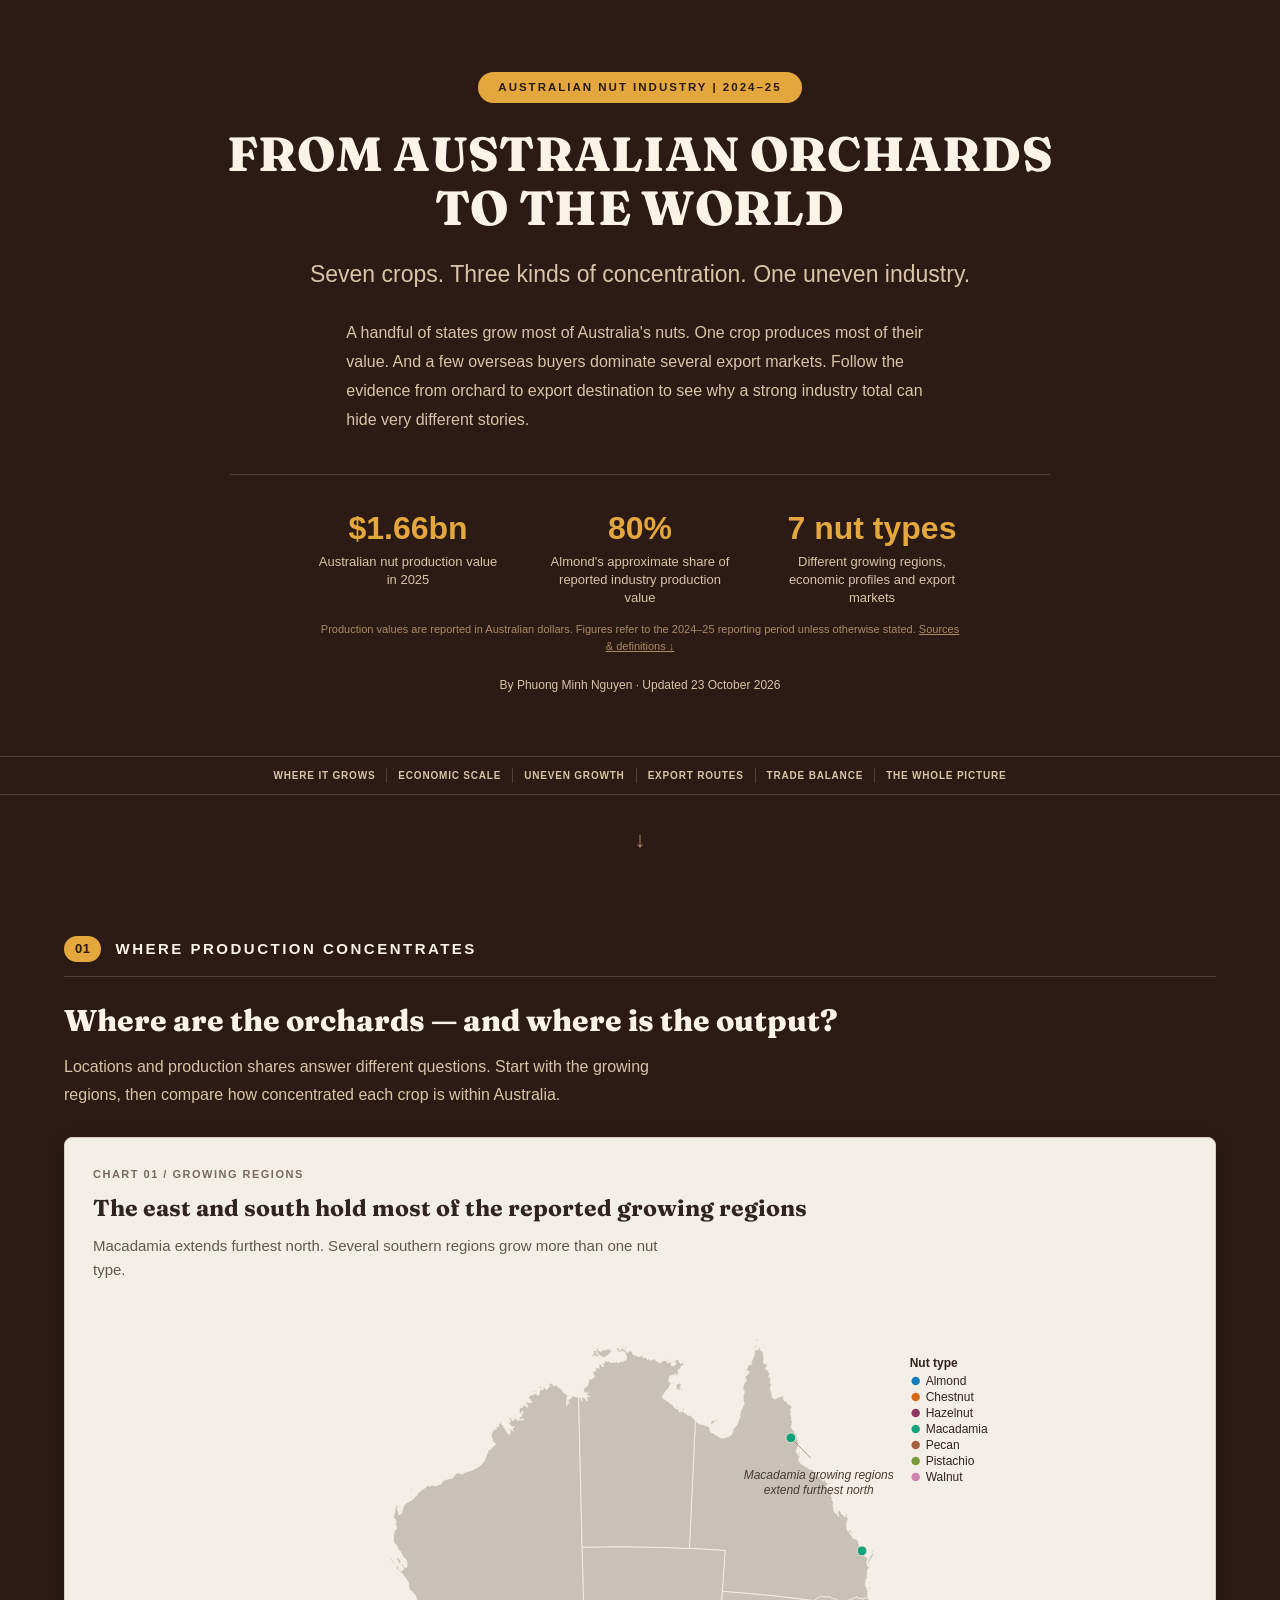
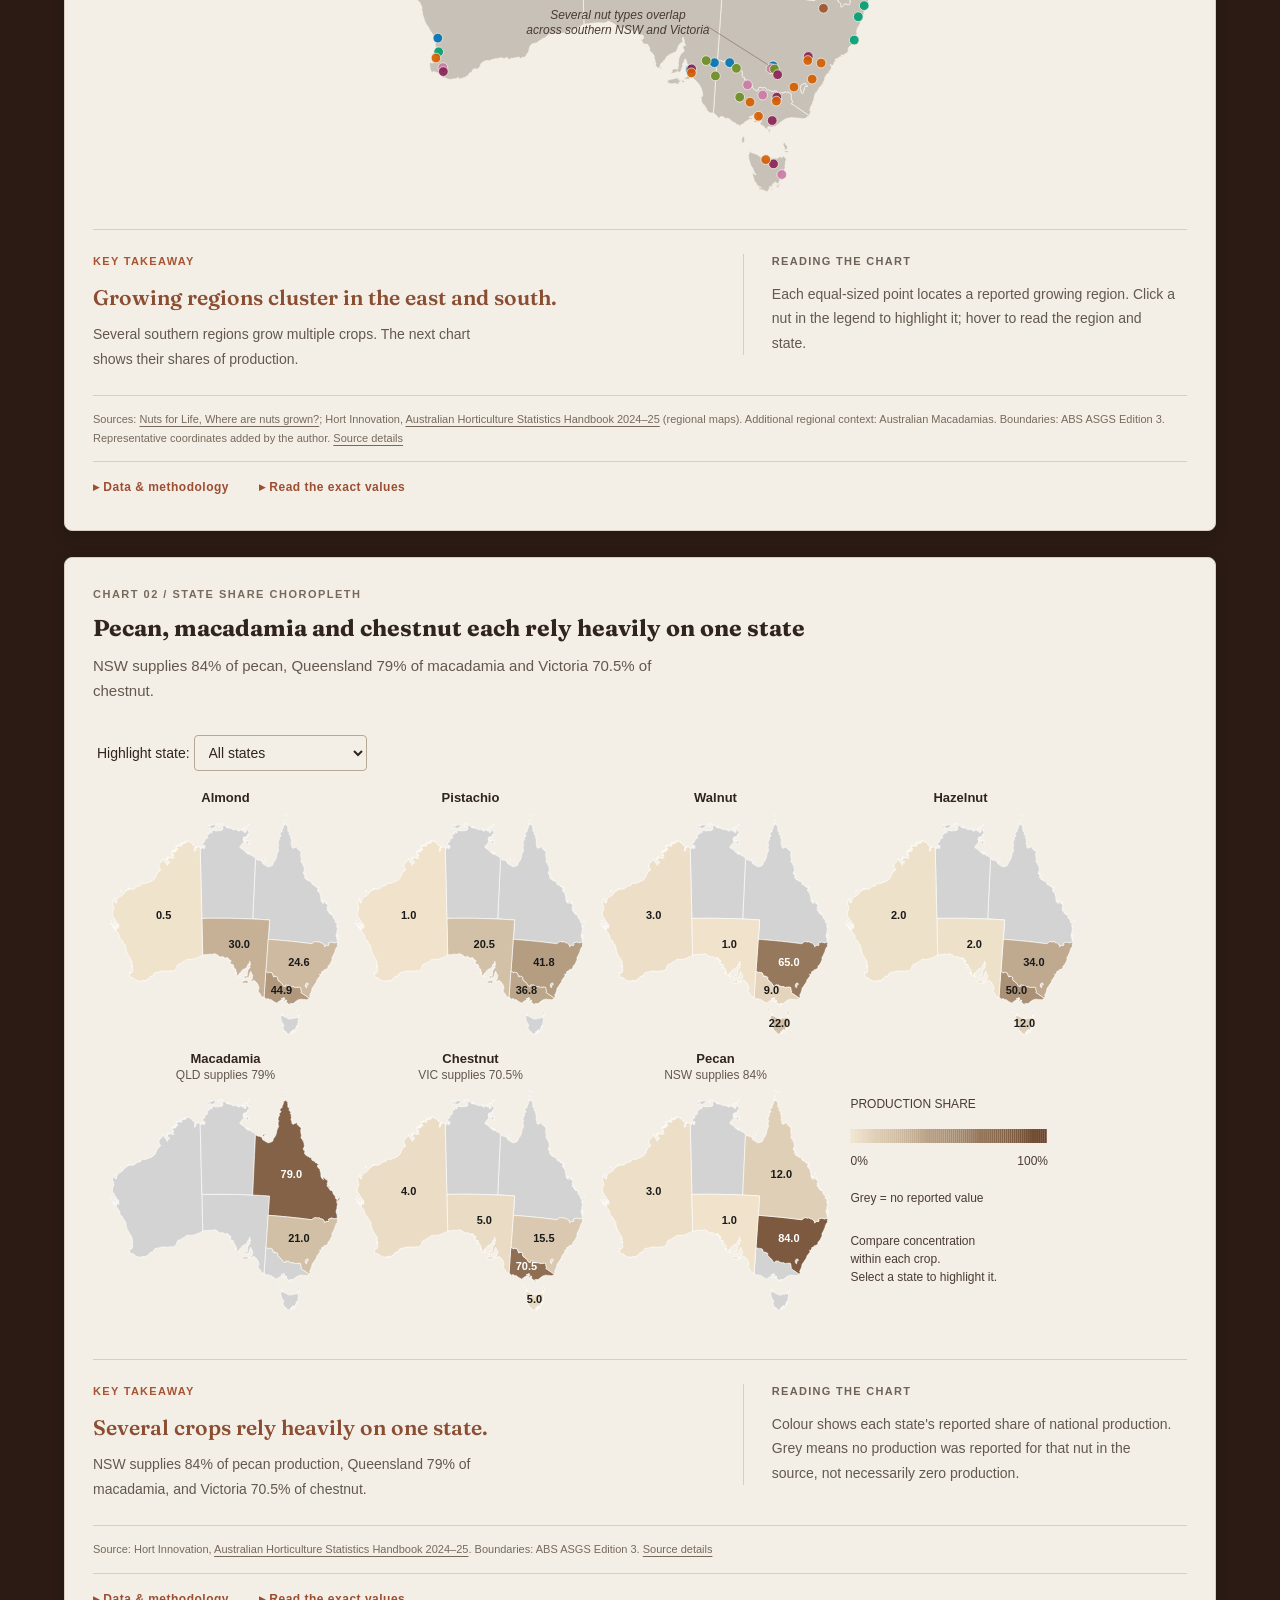
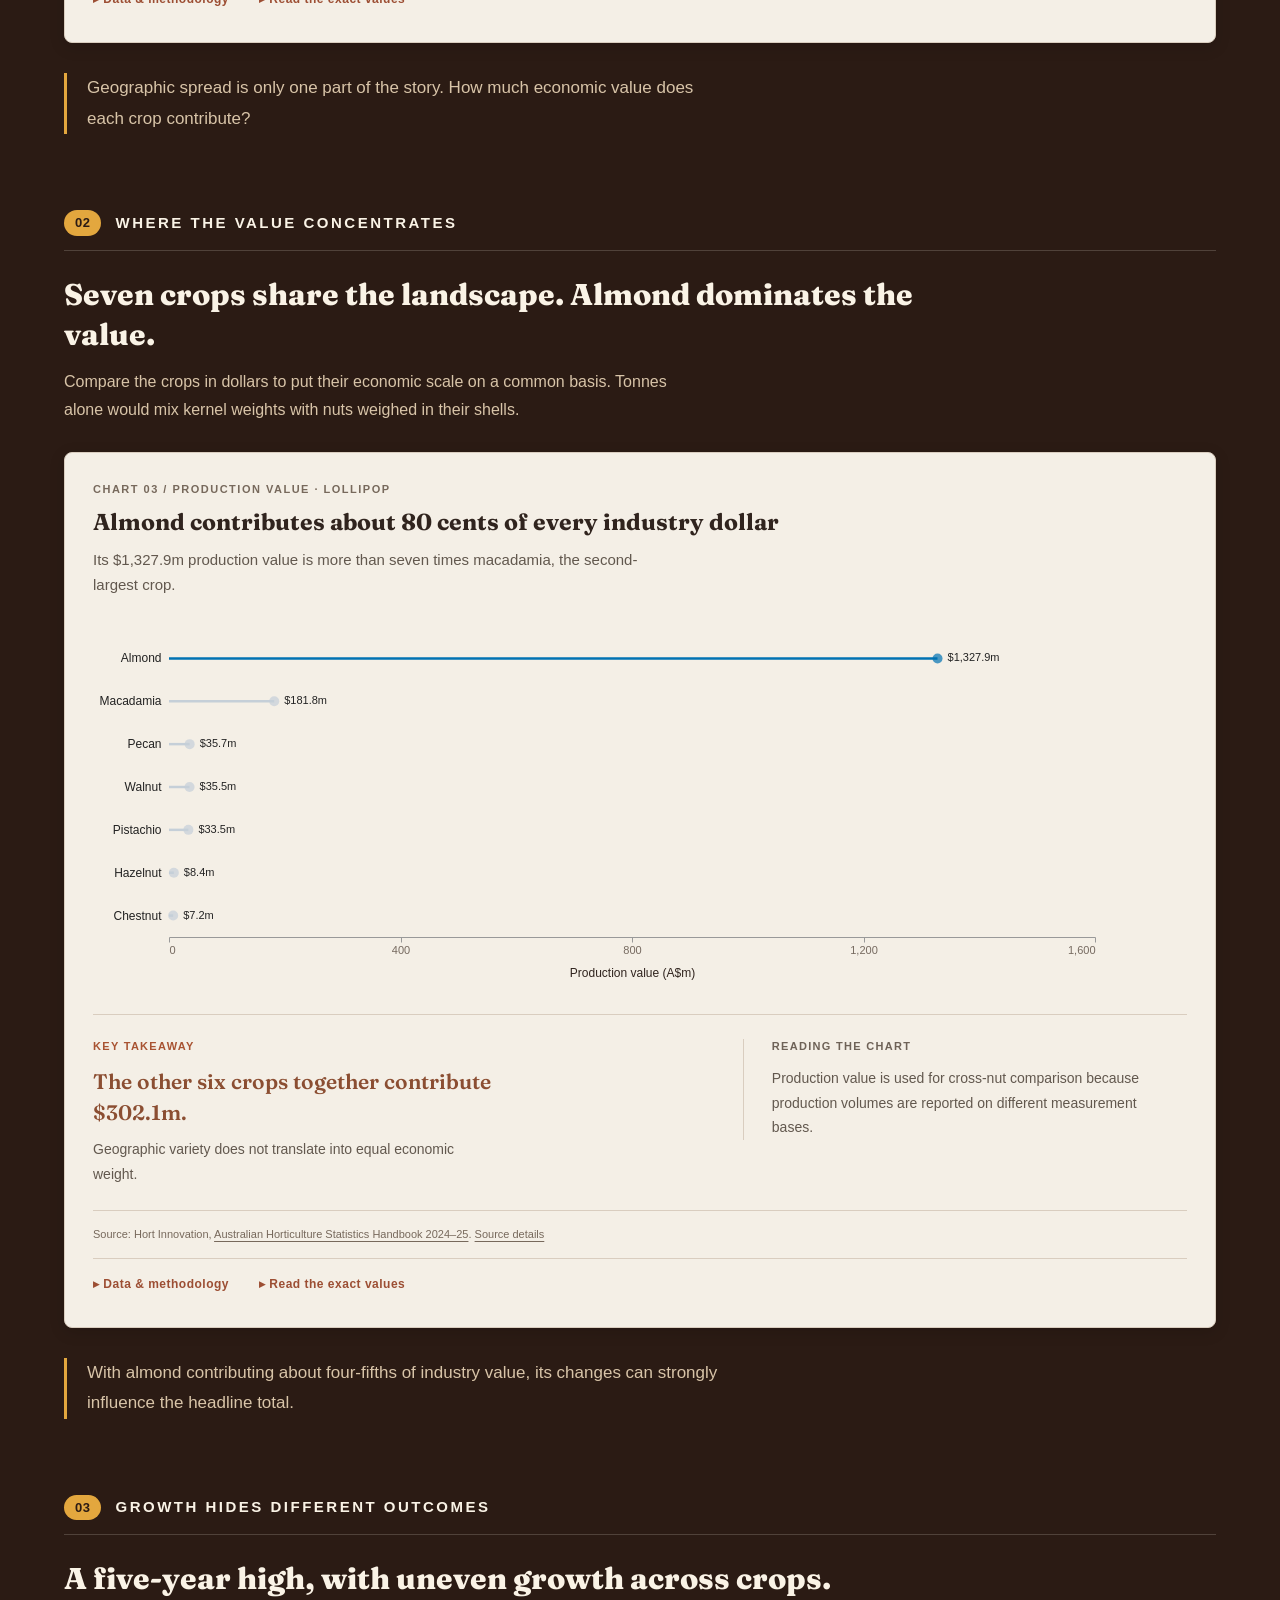
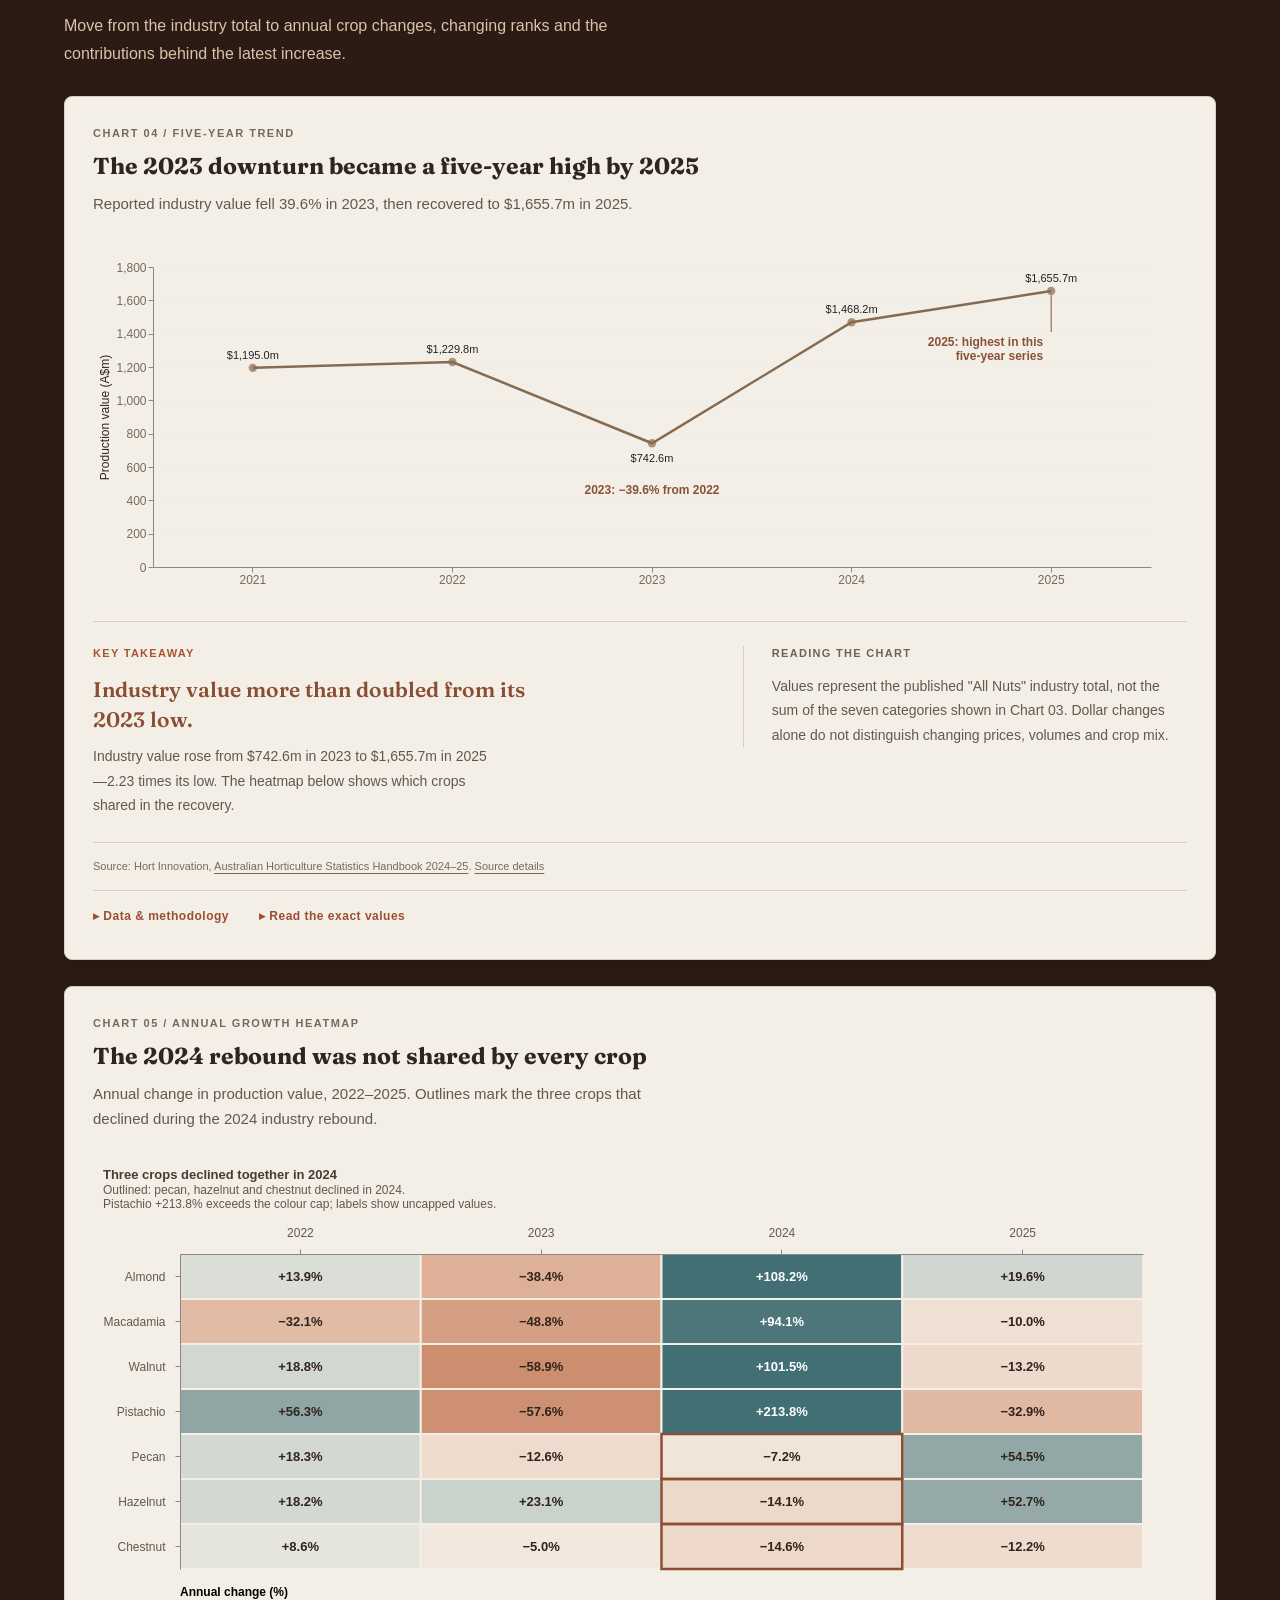
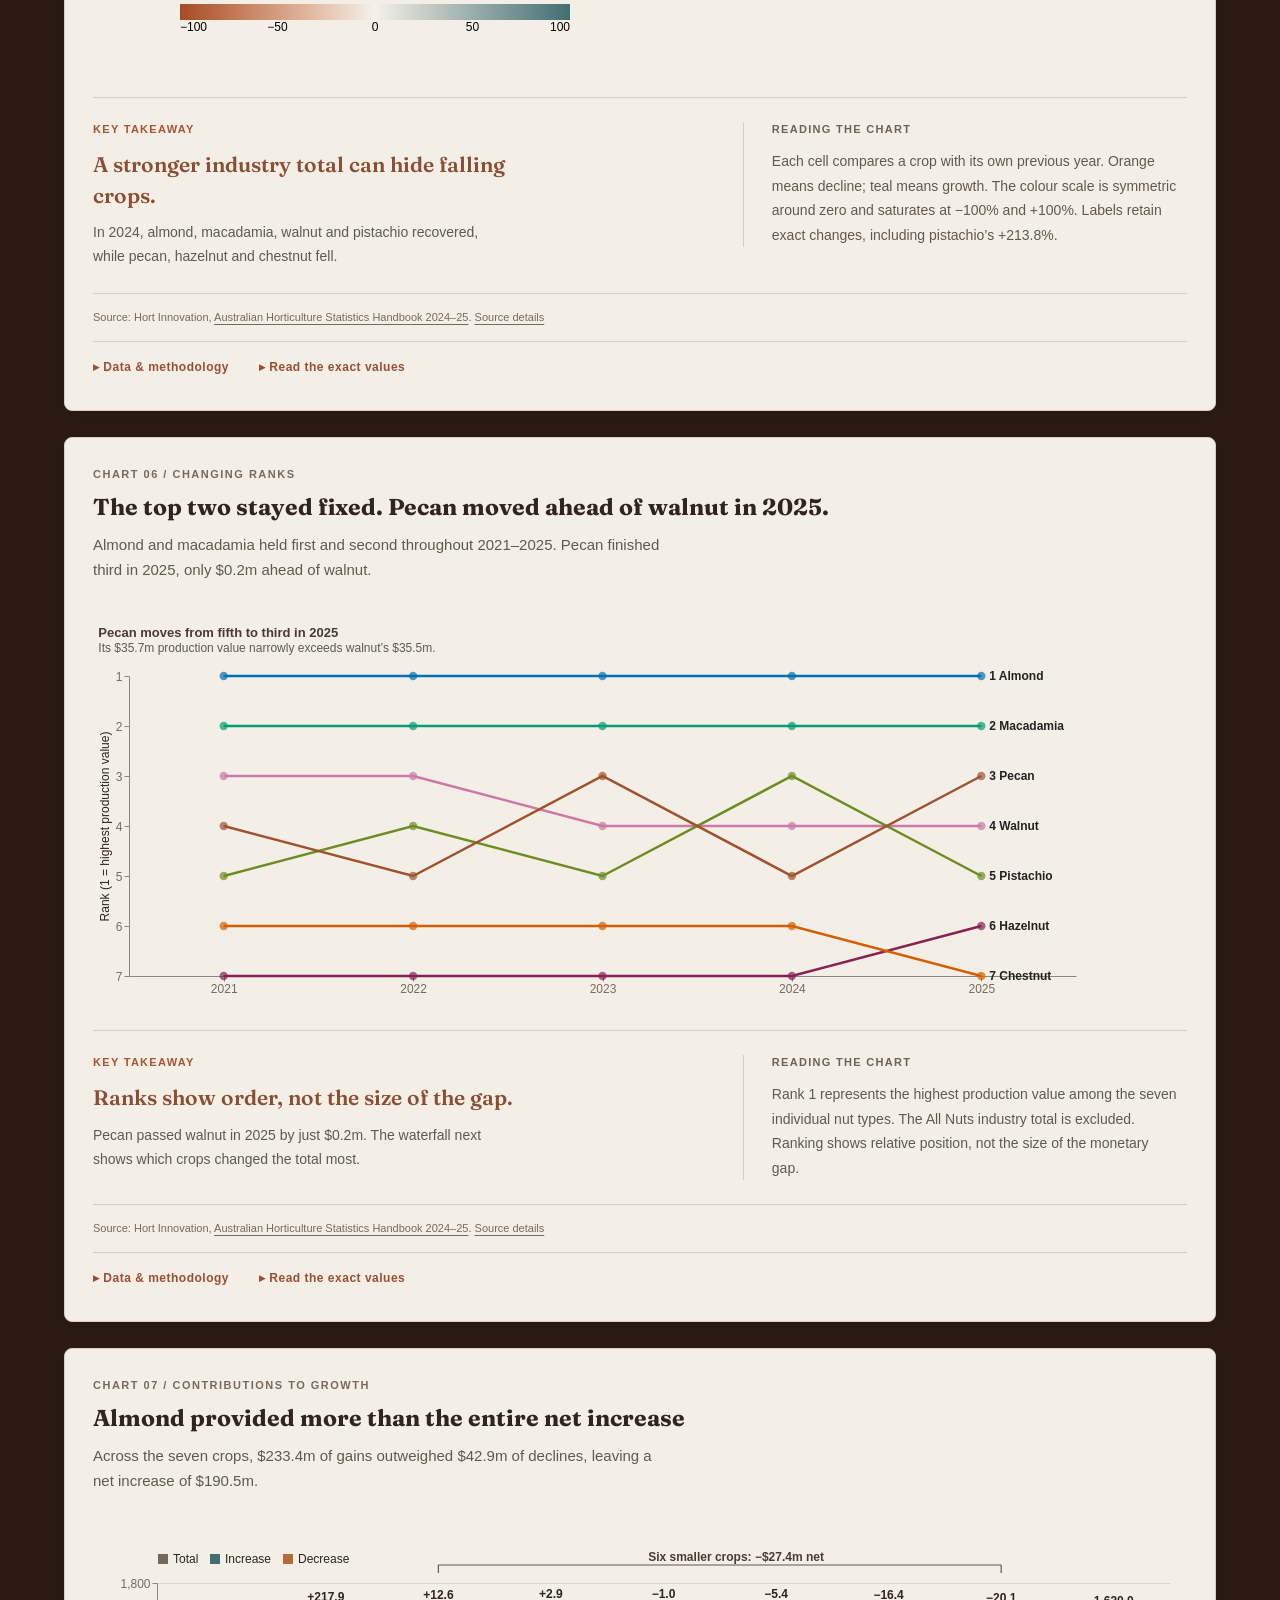
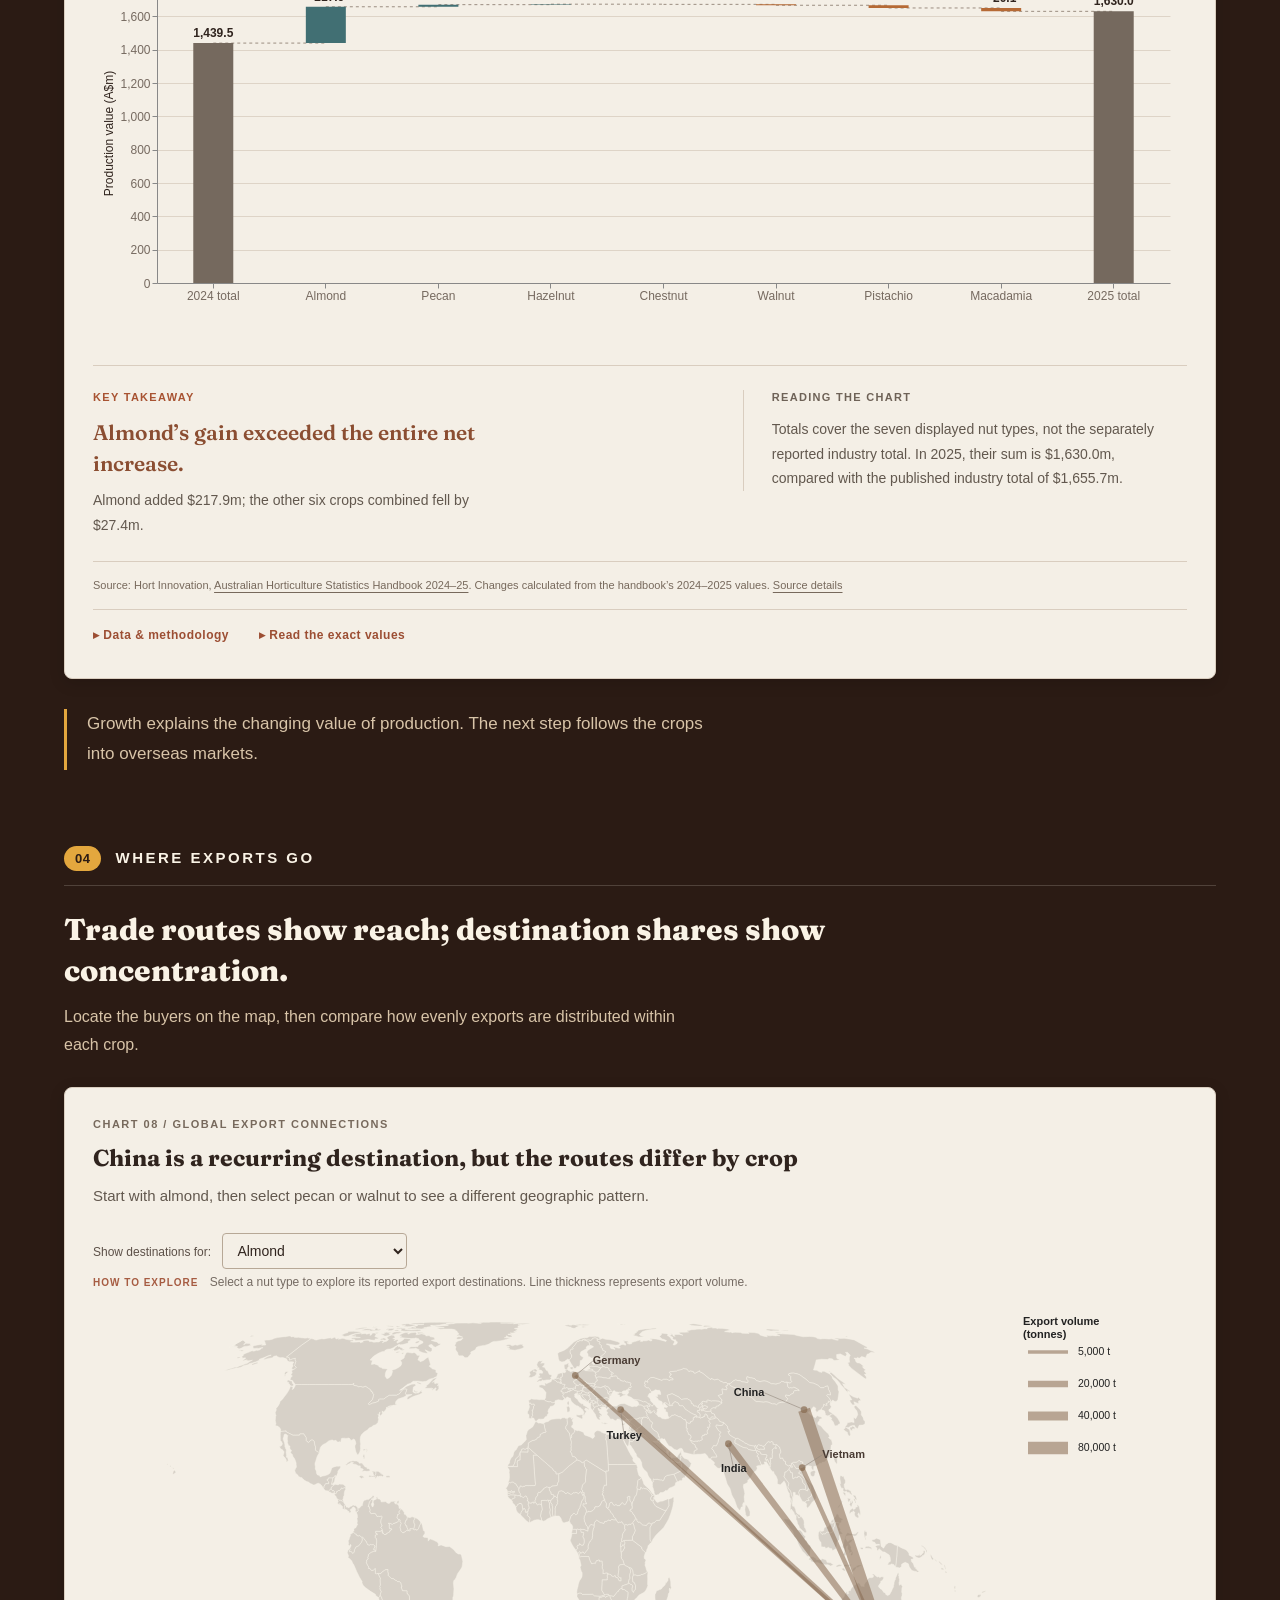
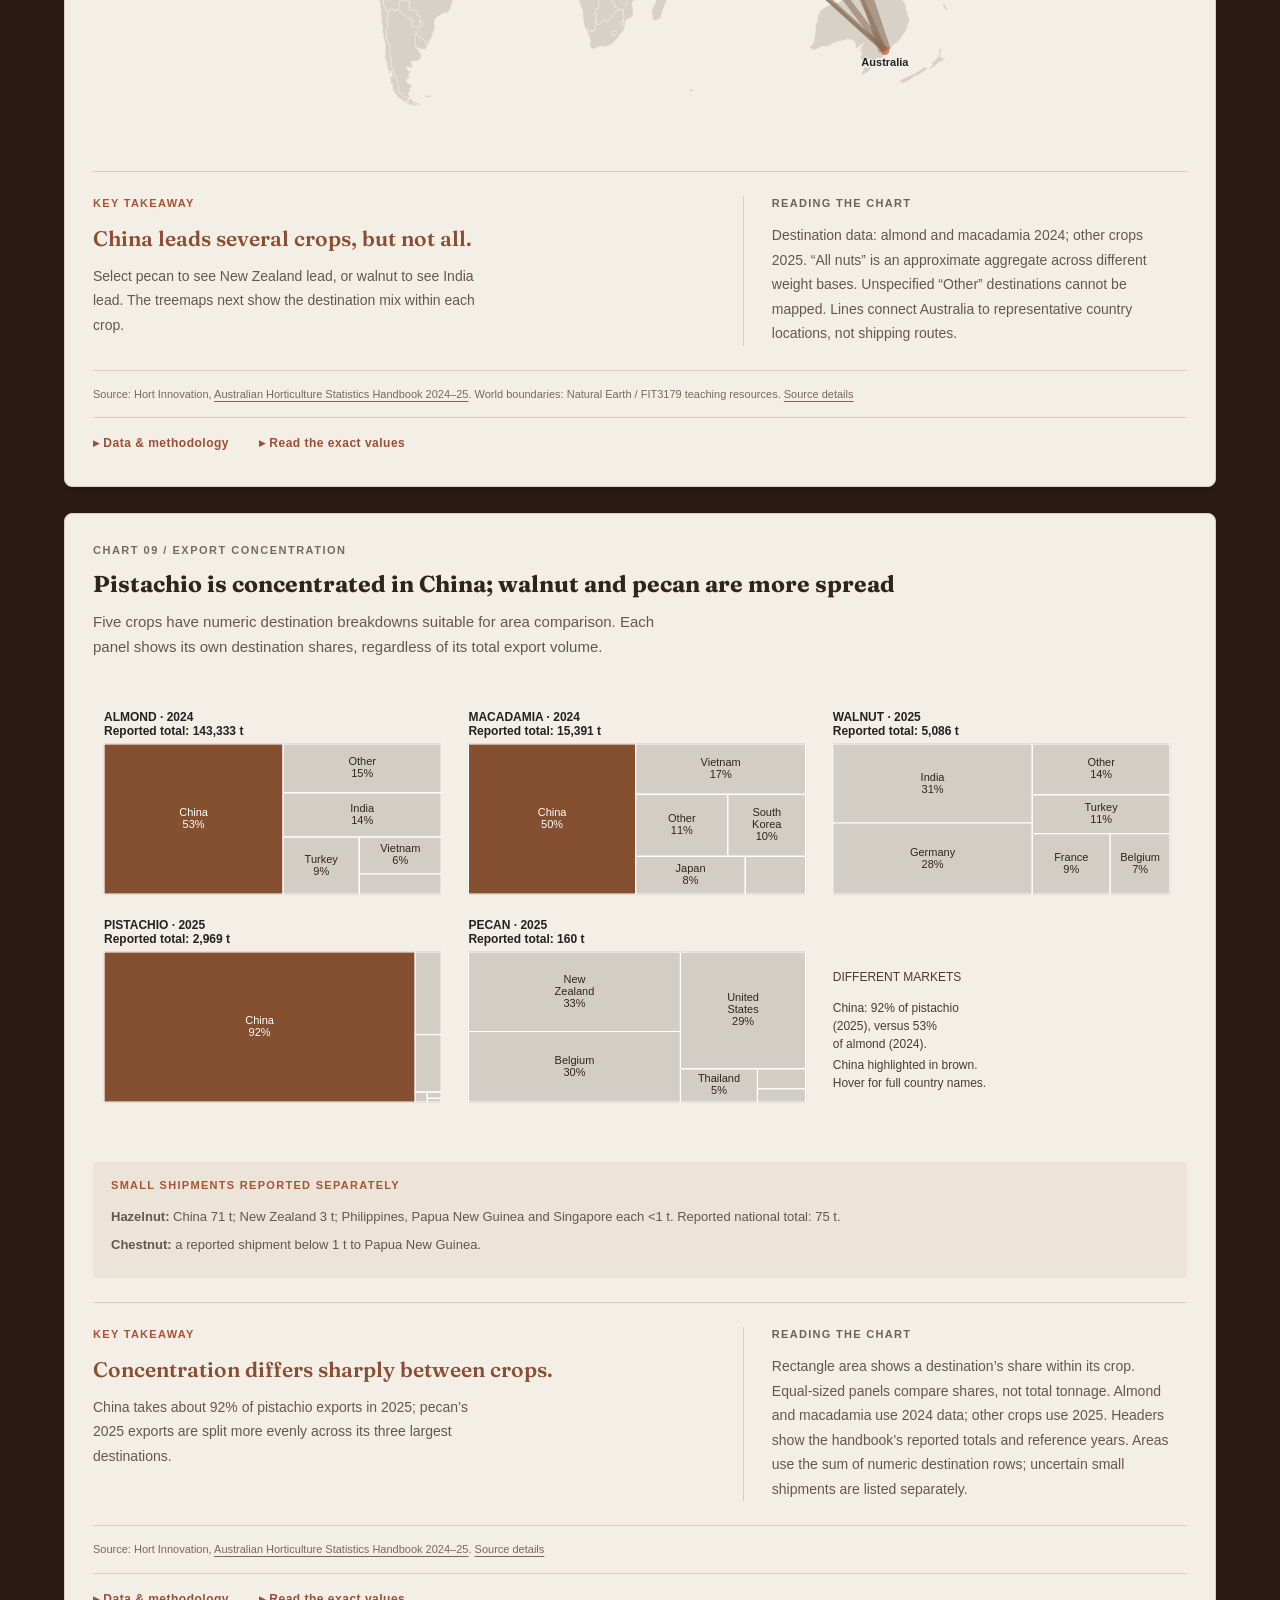
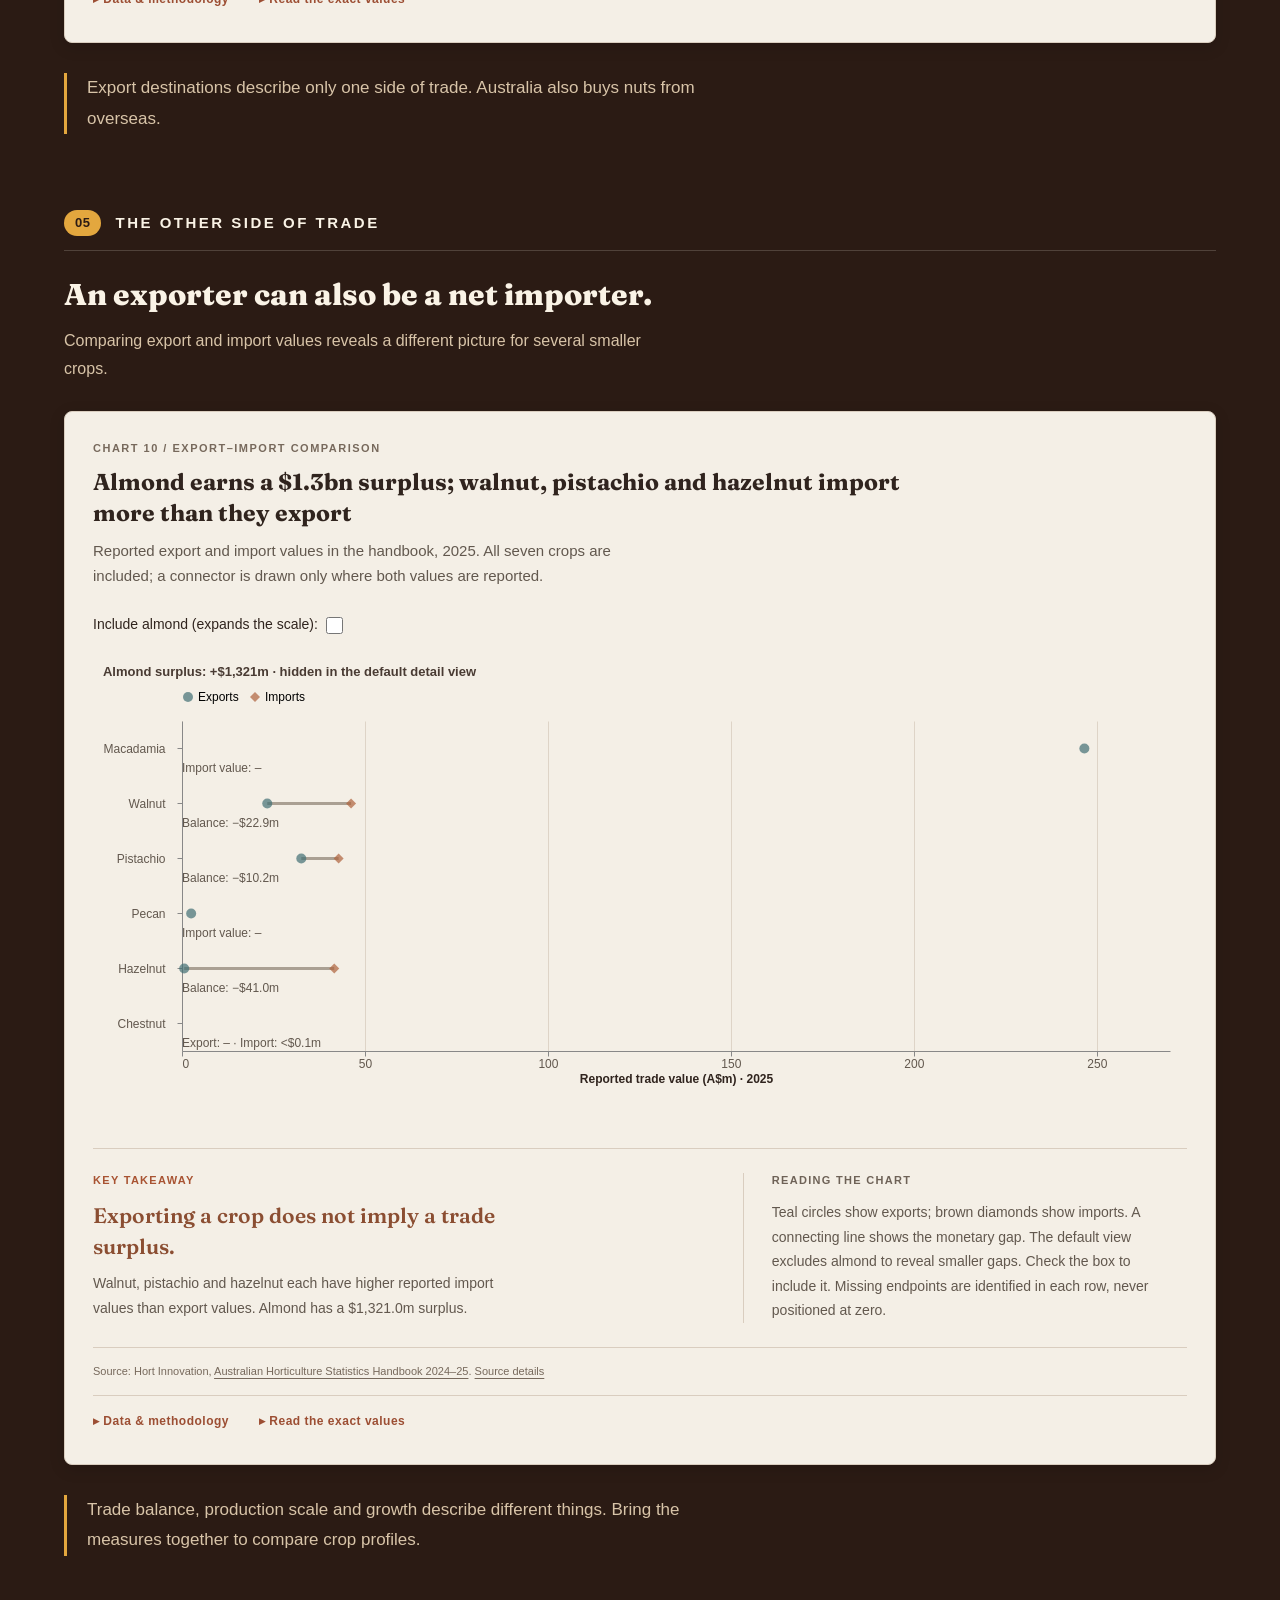
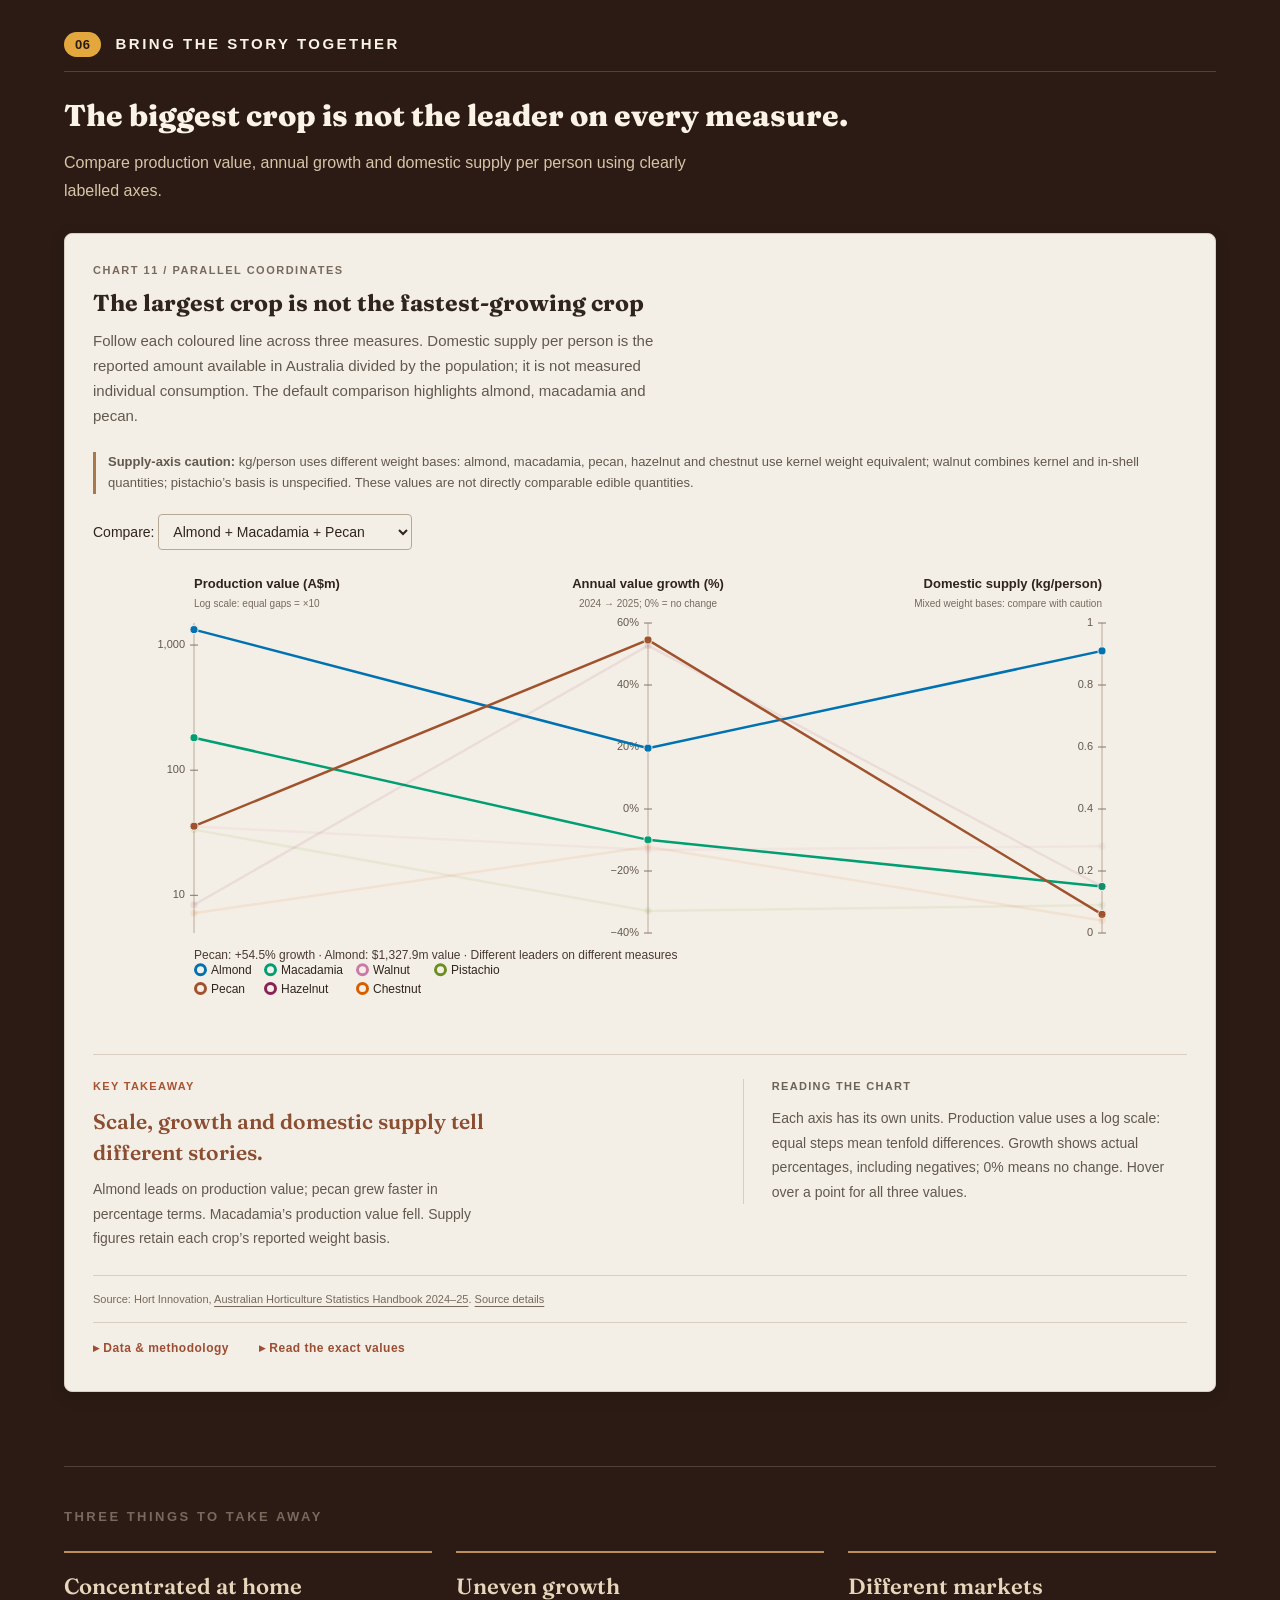
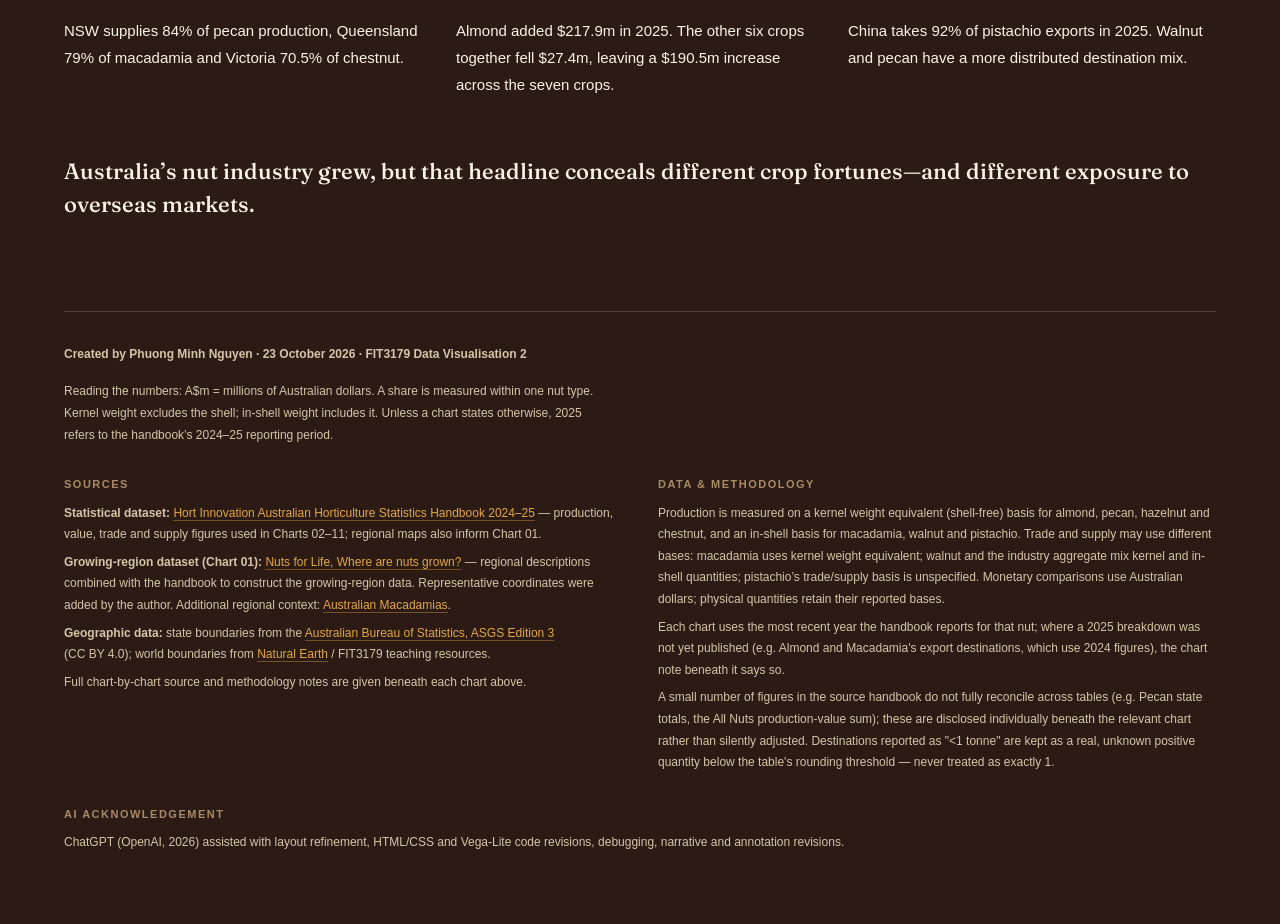
<file: FIT3179_A2/index.html>
<!DOCTYPE html>
<html lang="en">

<head>
    <meta charset="UTF-8">
    <meta name="viewport" content="width=device-width, initial-scale=1.0">

    <title>Australian Nuts</title>

    <!-- Display font (headlines only — body text stays sans-serif) -->

    <!-- Vega libraries -->
    <script src="js/vendor/vega.min.js">
</script>
    <script src="js/vendor/vega-lite.min.js">
</script>
    <script src="js/vendor/vega-embed.min.js">
</script>

    <!-- Our CSS -->
    <link rel="stylesheet" href="css/style.css">
<link rel="stylesheet" href="css/layout-refinement.css">
</head>

<body>

    <!-- ===================== HERO ===================== -->
    <header class="hero">
        <p class="hero-eyebrow">Australian nut industry | 2024–25</p>
        <h1>FROM AUSTRALIAN ORCHARDS TO THE WORLD</h1>
        <p class="hero-subtitle">Seven crops. Three kinds of concentration. One uneven industry.</p>
        <p class="hero-abstract">A handful of states grow most of Australia's nuts. One crop produces most of their value. And a few overseas buyers dominate several export markets. Follow the evidence from orchard to export destination to see why a strong industry total can hide very different stories.</p>

        <div class="hero-stats">
            <div class="stat-tile">
                <span class="stat-number">$1.66bn</span>
                <span class="stat-label">Australian nut production value in 2025</span>
            </div>
            <div class="stat-tile">
                <span class="stat-number">80%</span>
                <span class="stat-label">Almond's approximate share of reported industry production value</span>
            </div>
            <div class="stat-tile">
                <span class="stat-number">7 nut types</span>
                <span class="stat-label">Different growing regions, economic profiles and export markets</span>
            </div>
        </div>
        <p class="hero-stats-note">
            Production values are reported in Australian dollars. Figures refer to the 2024–25
            reporting period unless otherwise stated. <a href="#sources-section">Sources &amp; definitions ↓</a>
        </p>
    <p class="author-line">By Phuong Minh Nguyen · Updated 23 October 2026</p>
</header>

    <nav class="site-nav">
        <ul class="chapter-nav">
            <li>
<a href="#section-01">Where it grows</a>
</li>
            <li>
<a href="#section-02">Economic scale</a>
</li>
            <li>
<a href="#section-03">Uneven growth</a>
</li>
            <li>
<a href="#section-04">Export routes</a>
</li>
            <li>
<a href="#section-05">Trade balance</a>
</li>
            <li>
<a href="#section-06">The whole picture</a>
</li>
        </ul>
    </nav>

    <div class="scroll-arrow">↓</div>

    <!-- ===================== SECTION 01 ===================== -->
    <section class="story-section" id="section-01">
<div class="section-header">
<span class="section-number">01</span>
<h2 class="section-title">Where production concentrates</h2>
</div>
<p class="section-headline">Where are the orchards — and where is the output?</p>
<p class="section-lede">Locations and production shares answer different questions. Start with the growing regions, then compare how concentrated each crop is within Australia.</p>
<div class="chart-block chart-block--full editorial-card editorial-card--1">
            <p class="chart-tag">Chart 01 / Growing regions</p>
            <h3 class="chart-headline">The east and south hold most of the reported growing regions</h3>
            <p class="chart-subtitle">Macadamia extends furthest north. Several southern regions grow more than one nut type.</p>
            <div class="chart-story-layout editorial-full">
                <div class="chart-visual">
                    <div id="chart1_growing_regions">
</div>
                </div>
                </div>
            
            <div class="chart-notes-grid">
<div class="chart-notes-takeaway">
<p class="chart-notes-label">Key takeaway</p>
<p class="chart-notes-heading">Growing regions cluster in the east and south.</p>
<p class="chart-notes-body">Several southern regions grow multiple crops. The next chart shows their shares of production.</p>
</div>
<div class="chart-notes-context">
<p class="chart-notes-label">Reading the chart</p>
<p class="chart-notes-body">Each equal-sized point locates a reported growing region. Click a nut in the legend to highlight it; hover to read the region and state.</p>
</div>
</div>
<p class="chart-source chart-notes-source">Sources: <a href="https://www.nutsforlife.com.au/resource/where-are-nuts-grown/" target="_blank" rel="noopener">Nuts for Life, Where are nuts grown?</a>; Hort Innovation, <a href="https://www.horticulture.com.au/about-hort-innovation/what-we-do/data-and-insights/australian-horticulture-statistics-handbook" target="_blank" rel="noopener">Australian Horticulture Statistics Handbook 2024–25</a> (regional maps). Additional regional context: Australian Macadamias. Boundaries: ABS ASGS Edition 3. Representative coordinates added by the author. <a href="#sources-section">Source details</a></p>
            <div class="chart-disclosures">
<details class="chart-methodology">
                <summary>Data &amp; methodology</summary>
                <p class="chart-note">
                    Growing regions are based on published descriptions of Australian nut-growing
                    areas. Map coordinates represent approximate locations within those regions and
                    should not be interpreted as precise farm locations.
                </p>
                <p class="chart-note">
                    Where multiple nut types share the same representative coordinates, small visual
                    offsets are applied to prevent markers from overlapping. These offsets have no
                    geographic meaning.
                </p>
                <p class="chart-note">
                    All symbols use the same size because the source does not provide a consistent
                    measure of regional production importance across nut types.
                </p>
                <p class="chart-note">
                    Australian state and territory boundaries are derived from the Australian Bureau
                    of Statistics ASGS Edition 3 dataset.
                </p>
            </details>
            <details class="chart-datatable">
                <summary>Read the exact values</summary>
                <div class="data-table-wrap">
                <table class="data-table" id="table-chart1">
                <thead>
<tr>
<th>Nut</th>
<th>Region</th>
<th>State</th>
<th>Role</th>
</tr>
</thead>
                <tbody>
                    <tr>
<td>Almond</td>
<td>Swan Region</td>
<td>WA</td>
<td>Primary</td>
</tr>
                    <tr>
<td>Almond</td>
<td>Riverland</td>
<td>SA</td>
<td>Primary</td>
</tr>
                    <tr>
<td>Almond</td>
<td>Adelaide</td>
<td>SA</td>
<td>Primary</td>
</tr>
                    <tr>
<td>Almond</td>
<td>Sunraysia</td>
<td>VIC</td>
<td>Primary</td>
</tr>
                    <tr>
<td>Almond</td>
<td>Riverina</td>
<td>NSW</td>
<td>Primary</td>
</tr>
                    <tr>
<td>Macadamia</td>
<td>Atherton Tablelands</td>
<td>QLD</td>
<td>Primary</td>
</tr>
                    <tr>
<td>Macadamia</td>
<td>Bundaberg</td>
<td>QLD</td>
<td>Primary</td>
</tr>
                    <tr>
<td>Macadamia</td>
<td>Clarence Valley</td>
<td>NSW</td>
<td>Primary</td>
</tr>
                    <tr>
<td>Macadamia</td>
<td>Northern Rivers</td>
<td>NSW</td>
<td>Primary</td>
</tr>
                    <tr>
<td>Macadamia</td>
<td>Port Macquarie</td>
<td>NSW</td>
<td>Primary</td>
</tr>
                    <tr>
<td>Macadamia</td>
<td>South of Perth</td>
<td>WA</td>
<td>Secondary</td>
</tr>
                    <tr>
<td>Pecan</td>
<td>Gwydir Valley</td>
<td>NSW</td>
<td>Primary</td>
</tr>
                    <tr>
<td>Pistachio</td>
<td>Waikerie</td>
<td>SA</td>
<td>Primary</td>
</tr>
                    <tr>
<td>Pistachio</td>
<td>Murray River Valley</td>
<td>VIC</td>
<td>Primary</td>
</tr>
                    <tr>
<td>Pistachio</td>
<td>Central West Victoria</td>
<td>VIC</td>
<td>Secondary</td>
</tr>
                    <tr>
<td>Pistachio</td>
<td>Pinnaroo</td>
<td>SA</td>
<td>Secondary</td>
</tr>
                    <tr>
<td>Pistachio</td>
<td>Riverina</td>
<td>NSW</td>
<td>Secondary</td>
</tr>
                    <tr>
<td>Walnut</td>
<td>Riverina</td>
<td>NSW</td>
<td>Primary</td>
</tr>
                    <tr>
<td>Walnut</td>
<td>Goulburn Valley</td>
<td>VIC</td>
<td>Primary</td>
</tr>
                    <tr>
<td>Walnut</td>
<td>Murray Irrigation</td>
<td>VIC</td>
<td>Primary</td>
</tr>
                    <tr>
<td>Walnut</td>
<td>East Coast Tasmania</td>
<td>TAS</td>
<td>Primary</td>
</tr>
                    <tr>
<td>Walnut</td>
<td>South West Western Australia</td>
<td>WA</td>
<td>Secondary</td>
</tr>
                    <tr>
<td>Hazelnut</td>
<td>Orange</td>
<td>NSW</td>
<td>Primary</td>
</tr>
                    <tr>
<td>Hazelnut</td>
<td>Narrandera</td>
<td>NSW</td>
<td>Primary</td>
</tr>
                    <tr>
<td>Hazelnut</td>
<td>Myrtleford</td>
<td>VIC</td>
<td>Primary</td>
</tr>
                    <tr>
<td>Hazelnut</td>
<td>Central and Eastern Victoria</td>
<td>VIC</td>
<td>Primary</td>
</tr>
                    <tr>
<td>Hazelnut</td>
<td>Adelaide Hills</td>
<td>SA</td>
<td>Secondary</td>
</tr>
                    <tr>
<td>Hazelnut</td>
<td>Northern Tasmania</td>
<td>TAS</td>
<td>Primary</td>
</tr>
                    <tr>
<td>Hazelnut</td>
<td>Manjimup</td>
<td>WA</td>
<td>Secondary</td>
</tr>
                    <tr>
<td>Chestnut</td>
<td>Orange</td>
<td>NSW</td>
<td>Primary</td>
</tr>
                    <tr>
<td>Chestnut</td>
<td>Blue Mountains</td>
<td>NSW</td>
<td>Primary</td>
</tr>
                    <tr>
<td>Chestnut</td>
<td>Batlow</td>
<td>NSW</td>
<td>Primary</td>
</tr>
                    <tr>
<td>Chestnut</td>
<td>Southern Tablelands</td>
<td>NSW</td>
<td>Primary</td>
</tr>
                    <tr>
<td>Chestnut</td>
<td>North East Victoria</td>
<td>VIC</td>
<td>Primary</td>
</tr>
                    <tr>
<td>Chestnut</td>
<td>Central Victoria</td>
<td>VIC</td>
<td>Primary</td>
</tr>
                    <tr>
<td>Chestnut</td>
<td>East of Melbourne</td>
<td>VIC</td>
<td>Primary</td>
</tr>
                    <tr>
<td>Chestnut</td>
<td>Adelaide Hills</td>
<td>SA</td>
<td>Primary</td>
</tr>
                    <tr>
<td>Chestnut</td>
<td>Northern and Central Tasmania</td>
<td>TAS</td>
<td>Primary</td>
</tr>
                    <tr>
<td>Chestnut</td>
<td>South West Western Australia</td>
<td>WA</td>
<td>Primary</td>
</tr>
                    </tbody>
                </table>
                </div>
            </details>
            </div>
</div>
<div class="chart-block chart-block--full editorial-card editorial-card--2">
        
            <p class="chart-tag">Chart 02 / State share choropleth</p>
        
            <h3 class="chart-headline">Pecan, macadamia and chestnut each rely heavily on one state</h3>
        
            <p class="chart-subtitle">NSW supplies 84% of pecan, Queensland 79% of macadamia and Victoria 70.5% of chestnut.</p>
        
            <!-- CHART -->
        
            <div class="chart-story-layout chart-story-layout--single editorial-full">
        
                <div class="chart-visual">
        
                    <div class="editorial-chart-scroll" tabindex="0" role="region" aria-label="Chart; scroll horizontally on small screens">
<div id="chart2-controls" class="chart-controls">
</div>
<div id="chart2_state_production">
</div>
        
                </div>
</div>
        
            </div>
        
            
            <div class="chart-notes-grid">
<div class="chart-notes-takeaway">
<p class="chart-notes-label">Key takeaway</p>
<p class="chart-notes-heading">Several crops rely heavily on one state.</p>
<p class="chart-notes-body">NSW supplies 84% of pecan production, Queensland 79% of macadamia, and Victoria 70.5% of chestnut.</p>
</div>
<div class="chart-notes-context">
<p class="chart-notes-label">Reading the chart</p>
<p class="chart-notes-body">Colour shows each state's reported share of national production. Grey means no production was reported for that nut in the source, not necessarily zero production.</p>
</div>
</div>
<p class="chart-source chart-notes-source">Source: Hort Innovation, <a href="https://www.horticulture.com.au/about-hort-innovation/what-we-do/data-and-insights/australian-horticulture-statistics-handbook" target="_blank" rel="noopener">Australian Horticulture Statistics Handbook 2024–25</a>. Boundaries: ABS ASGS Edition 3. <a href="#sources-section">Source details</a></p>
            <div class="chart-disclosures">
<details class="chart-methodology">
                <summary>Data &amp; methodology</summary>
                <p class="chart-note">
                    The seven maps use the same 0–100% colour scale to support comparison across nut
                    types.
                </p>
                <p class="chart-note">
                    State shares are used instead of raw production tonnes because production volumes
                    are reported using different measurement bases across nut types, including Kernel
                    Weight Equivalent and In-Shell.
                </p>
                <p class="chart-note">
                    For pecans, published state production figures total 1,890 tonnes, while the
                    reported national total is 1,841 tonnes. The published state shares are retained
                    without adjustment.
                </p>
                <p class="chart-note">
                    Unreported state–nut combinations are not converted into zero values. State
                    boundaries are derived from ABS ASGS Edition 3.
                </p>
            </details>
            <details class="chart-datatable">
                <summary>Read the exact values</summary>
                <div class="data-table-wrap">
                <table class="data-table" id="table-chart2">
                <thead>
<tr>
<th>Nut</th>
<th>State</th>
<th>Share of national production</th>
<th>Tonnes</th>
<th>Basis</th>
</tr>
</thead>
                <tbody>
                    <tr>
<td>Almond</td>
<td>Victoria</td>
<td>44.9%</td>
<td>69,833 t</td>
<td>KWE</td>
</tr>
                    <tr>
<td>Almond</td>
<td>South Australia</td>
<td>30.0%</td>
<td>46,659 t</td>
<td>KWE</td>
</tr>
                    <tr>
<td>Almond</td>
<td>New South Wales</td>
<td>24.6%</td>
<td>38,261 t</td>
<td>KWE</td>
</tr>
                    <tr>
<td>Almond</td>
<td>Western Australia</td>
<td>0.5%</td>
<td>778 t</td>
<td>KWE</td>
</tr>
                    <tr>
<td>Macadamia</td>
<td>Queensland</td>
<td>79.0%</td>
<td>34,602 t</td>
<td>In-Shell</td>
</tr>
                    <tr>
<td>Macadamia</td>
<td>New South Wales</td>
<td>21.0%</td>
<td>9,198 t</td>
<td>In-Shell</td>
</tr>
                    <tr>
<td>Pecan</td>
<td>New South Wales</td>
<td>84.0%</td>
<td>1,587 t</td>
<td>KWE</td>
</tr>
                    <tr>
<td>Pecan</td>
<td>Queensland</td>
<td>12.0%</td>
<td>227 t</td>
<td>KWE</td>
</tr>
                    <tr>
<td>Pecan</td>
<td>Western Australia</td>
<td>3.0%</td>
<td>57 t</td>
<td>KWE</td>
</tr>
                    <tr>
<td>Pecan</td>
<td>South Australia</td>
<td>1.0%</td>
<td>19 t</td>
<td>KWE</td>
</tr>
                    <tr>
<td>Pistachio</td>
<td>New South Wales</td>
<td>41.8%</td>
<td>1,253 t</td>
<td>In-Shell</td>
</tr>
                    <tr>
<td>Pistachio</td>
<td>Victoria</td>
<td>36.8%</td>
<td>1,103 t</td>
<td>In-Shell</td>
</tr>
                    <tr>
<td>Pistachio</td>
<td>South Australia</td>
<td>20.5%</td>
<td>615 t</td>
<td>In-Shell</td>
</tr>
                    <tr>
<td>Pistachio</td>
<td>Western Australia</td>
<td>1.0%</td>
<td>30 t</td>
<td>In-Shell</td>
</tr>
                    <tr>
<td>Walnut</td>
<td>New South Wales</td>
<td>65.0%</td>
<td>6,500 t</td>
<td>In-Shell</td>
</tr>
                    <tr>
<td>Walnut</td>
<td>Tasmania</td>
<td>22.0%</td>
<td>2,200 t</td>
<td>In-Shell</td>
</tr>
                    <tr>
<td>Walnut</td>
<td>Victoria</td>
<td>9.0%</td>
<td>900 t</td>
<td>In-Shell</td>
</tr>
                    <tr>
<td>Walnut</td>
<td>Western Australia</td>
<td>3.0%</td>
<td>300 t</td>
<td>In-Shell</td>
</tr>
                    <tr>
<td>Walnut</td>
<td>South Australia</td>
<td>1.0%</td>
<td>100 t</td>
<td>In-Shell</td>
</tr>
                    <tr>
<td>Hazelnut</td>
<td>Victoria</td>
<td>50.0%</td>
<td>309 t</td>
<td>KWE</td>
</tr>
                    <tr>
<td>Hazelnut</td>
<td>New South Wales</td>
<td>34.0%</td>
<td>210 t</td>
<td>KWE</td>
</tr>
                    <tr>
<td>Hazelnut</td>
<td>Tasmania</td>
<td>12.0%</td>
<td>74 t</td>
<td>KWE</td>
</tr>
                    <tr>
<td>Hazelnut</td>
<td>South Australia</td>
<td>2.0%</td>
<td>12 t</td>
<td>KWE</td>
</tr>
                    <tr>
<td>Hazelnut</td>
<td>Western Australia</td>
<td>2.0%</td>
<td>12 t</td>
<td>KWE</td>
</tr>
                    <tr>
<td>Chestnut</td>
<td>Victoria</td>
<td>70.5%</td>
<td>671 t</td>
<td>KWE</td>
</tr>
                    <tr>
<td>Chestnut</td>
<td>New South Wales</td>
<td>15.5%</td>
<td>148 t</td>
<td>KWE</td>
</tr>
                    <tr>
<td>Chestnut</td>
<td>South Australia</td>
<td>5.0%</td>
<td>48 t</td>
<td>KWE</td>
</tr>
                    <tr>
<td>Chestnut</td>
<td>Tasmania</td>
<td>5.0%</td>
<td>48 t</td>
<td>KWE</td>
</tr>
                    <tr>
<td>Chestnut</td>
<td>Western Australia</td>
<td>4.0%</td>
<td>38 t</td>
<td>KWE</td>
</tr>
                    </tbody>
                </table>
                </div>
            </details>
            </div>
</div>
<p class="story-bridge">Geographic spread is only one part of the story. How much economic value does each crop contribute?</p>
</section>
<section class="story-section" id="section-02">
<div class="section-header">
<span class="section-number">02</span>
<h2 class="section-title">Where the value concentrates</h2>
</div>
<p class="section-headline">Seven crops share the landscape. Almond dominates the value.</p>
<p class="section-lede">Compare the crops in dollars to put their economic scale on a common basis. Tonnes alone would mix kernel weights with nuts weighed in their shells.</p>
<div class="chart-block chart-block--full editorial-card editorial-card--4">
            <p class="chart-tag">Chart 03 / Production value · lollipop</p>
            <h3 class="chart-headline">Almond contributes about 80 cents of every industry dollar</h3>
            <p class="chart-subtitle">Its $1,327.9m production value is more than seven times macadamia, the second-largest crop.</p>
            <div class="chart-story-layout editorial-full">
                <div class="chart-visual">
                    <div id="chart4_production_value">
</div>
                </div>
                </div>
            
            <div class="chart-notes-grid">
<div class="chart-notes-takeaway">
<p class="chart-notes-label">Key takeaway</p>
<p class="chart-notes-heading">The other six crops together contribute $302.1m.</p>
<p class="chart-notes-body">Geographic variety does not translate into equal economic weight.</p>
</div>
<div class="chart-notes-context">
<p class="chart-notes-label">Reading the chart</p>
<p class="chart-notes-body">Production value is used for cross-nut comparison because production volumes are reported on different measurement bases.</p>
</div>
</div>
<p class="chart-source chart-notes-source">Source: Hort Innovation, <a href="https://www.horticulture.com.au/about-hort-innovation/what-we-do/data-and-insights/australian-horticulture-statistics-handbook" target="_blank" rel="noopener">Australian Horticulture Statistics Handbook 2024–25</a>. <a href="#sources-section">Source details</a></p>
            <div class="chart-disclosures">
<details class="chart-methodology">
                <summary>Data &amp; methodology</summary>
                <p class="chart-note">
                    Values represent reported production value for the 2024–25 reporting period.
                </p>
                <p class="chart-note">
                    The published All Nuts production value is $1,655.7 million. The sum of the seven
                    displayed nut categories is $1,630.0 million. These figures do not fully reconcile
                    in the source; the original published values have been retained rather than
                    adjusted.
                </p>
                <p class="chart-note">
                    The chart uses a linear scale beginning at zero.
                </p>
            </details>
            <details class="chart-datatable">
                <summary>Read the exact values</summary>
                <div class="data-table-wrap">
                <table class="data-table" id="table-chart4">
                <thead>
<tr>
<th>Nut</th>
<th>Production value (2025)</th>
</tr>
</thead>
                <tbody>
<tr>
<td>Almond</td>
<td>$1,327.9m</td>
</tr>
<tr>
<td>Macadamia</td>
<td>$181.8m</td>
</tr>
<tr>
<td>Pecan</td>
<td>$35.7m</td>
</tr>
<tr>
<td>Walnut</td>
<td>$35.5m</td>
</tr>
<tr>
<td>Pistachio</td>
<td>$33.5m</td>
</tr>
<tr>
<td>Hazelnut</td>
<td>$8.4m</td>
</tr>
<tr>
<td>Chestnut</td>
<td>$7.2m</td>
</tr>
<tr>
<td>
<strong>Sum of the 7 nuts</strong>
</td>
<td>
<strong>$1,630.0m</strong>
</td>
</tr>
</tbody>
                </table>
                </div>
            </details>
            </div>
</div>
<p class="story-bridge">With almond contributing about four-fifths of industry value, its changes can strongly influence the headline total.</p>
</section>
<section class="story-section" id="section-03">
<div class="section-header">
<span class="section-number">03</span>
<h2 class="section-title">Growth hides different outcomes</h2>
</div>
<p class="section-headline">A five-year high, with uneven growth across crops.</p>
<p class="section-lede">Move from the industry total to annual crop changes, changing ranks and the contributions behind the latest increase.</p>
<div class="chart-block chart-block--full editorial-card editorial-card--5">
            <p class="chart-tag">Chart 04 / Five-year trend</p>
            <h3 class="chart-headline">The 2023 downturn became a five-year high by 2025</h3>
            <p class="chart-subtitle">Reported industry value fell 39.6% in 2023, then recovered to $1,655.7m in 2025.</p>
            <div class="chart-story-layout editorial-full">
                <div class="chart-visual">
                    <div id="chart5_industry_trend">
</div>
                </div>
                </div>
            
            <div class="chart-notes-grid">
<div class="chart-notes-takeaway">
<p class="chart-notes-label">Key takeaway</p>
<p class="chart-notes-heading">Industry value more than doubled from its 2023 low.</p>
<p class="chart-notes-body">Industry value rose from $742.6m in 2023 to $1,655.7m in 2025—2.23 times its low. The heatmap below shows which crops shared in the recovery.</p>
</div>
<div class="chart-notes-context">
<p class="chart-notes-label">Reading the chart</p>
<p class="chart-notes-body">Values represent the published "All Nuts" industry total, not the sum of the seven categories shown in Chart 03. Dollar changes alone do not distinguish changing prices, volumes and crop mix.</p>
</div>
</div>
<p class="chart-source chart-notes-source">Source: Hort Innovation, <a href="https://www.horticulture.com.au/about-hort-innovation/what-we-do/data-and-insights/australian-horticulture-statistics-handbook" target="_blank" rel="noopener">Australian Horticulture Statistics Handbook 2024–25</a>. <a href="#sources-section">Source details</a></p>
            <div class="chart-disclosures">
<details class="chart-methodology">
                <summary>Data &amp; methodology</summary>
                <p class="chart-note">
                    The chart uses the published All Nuts production-value series for 2021–2025.
                    Percentage changes are calculated from the reported values: approximately a
                    39.6% decline from 2022 to 2023, and a 38.6% increase from 2021 to 2025.
                </p>
                <p class="chart-note">
                    Changes in production value should not be interpreted as changes in physical
                    production volume or price alone, and this chart does not attempt to explain
                    their underlying causes.
                </p>
            </details>
            <details class="chart-datatable">
                <summary>Read the exact values</summary>
                <div class="data-table-wrap">
                <table class="data-table" id="table-chart5">
                <thead>
<tr>
<th>Year</th>
<th>All Nuts production value</th>
</tr>
</thead>
                <tbody>
                    <tr>
<td>2021</td>
<td>$1,195.0m</td>
</tr>
                    <tr>
<td>2022</td>
<td>$1,229.8m</td>
</tr>
                    <tr>
<td>2023</td>
<td>$742.6m</td>
</tr>
                    <tr>
<td>2024</td>
<td>$1,468.2m</td>
</tr>
                    <tr>
<td>2025</td>
<td>$1,655.7m</td>
</tr>
                    </tbody>
                </table>
                </div>
            </details>
            </div>
</div>
<div class="chart-block chart-block--full editorial-card editorial-card--3">
<p class="chart-tag">Chart 05 / Annual growth heatmap</p>
<h3 class="chart-headline">The 2024 rebound was not shared by every crop</h3>
<p class="chart-subtitle">Annual change in production value, 2022–2025. Outlines mark the three crops that declined during the 2024 industry rebound.</p>
<div class="chart-story-layout editorial-full">
<div class="chart-visual">
<div class="editorial-chart-scroll">
<div id="chart3_state_heatmap">
</div>
</div>
</div>
</div>
<div class="chart-notes-grid">
<div class="chart-notes-takeaway">
<p class="chart-notes-label">Key takeaway</p>
<p class="chart-notes-heading">A stronger industry total can hide falling crops.</p>
<p class="chart-notes-body">In 2024, almond, macadamia, walnut and pistachio recovered, while pecan, hazelnut and chestnut fell.</p>
</div>
<div class="chart-notes-context">
<p class="chart-notes-label">Reading the chart</p>
<p class="chart-notes-body">Each cell compares a crop with its own previous year. Orange means decline; teal means growth. The colour scale is symmetric around zero and saturates at −100% and +100%. Labels retain exact changes, including pistachio’s +213.8%.</p>
</div>
</div>
<p class="chart-source chart-notes-source">Source: Hort Innovation, <a href="https://www.horticulture.com.au/about-hort-innovation/what-we-do/data-and-insights/australian-horticulture-statistics-handbook" target="_blank" rel="noopener">Australian Horticulture Statistics Handbook 2024–25</a>. <a href="#sources-section">Source details</a></p>
<div class="chart-disclosures">
<details class="chart-methodology">
<summary>Data &amp; methodology</summary>
<p class="chart-note">Annual change = 100 × (current production value / previous production value − 1). The 2021 figures provide the baseline for 2022. All 28 cells are computed from reported values; no missing value is filled with zero.</p>
<p class="chart-note">Percentages are calculated from the supplied rounded A$m figures, so they may differ slightly from separately published rounded growth percentages. Strong growth can follow a low previous-year base.</p>
</details>
<details class="chart-datatable">
<summary>Read the exact values</summary>
<div class="data-table-wrap">
<table class="data-table">
<thead>
<tr>
<th>Nut</th>
<th>2022</th>
<th>2023</th>
<th>2024</th>
<th>2025</th>
</tr>
</thead>
<tbody>
<tr>
<td>Almond</td>
<td>+13.9%</td>
<td>−38.4%</td>
<td>+108.2%</td>
<td>+19.6%</td>
</tr>
<tr>
<td>Macadamia</td>
<td>−32.1%</td>
<td>−48.8%</td>
<td>+94.1%</td>
<td>−10.0%</td>
</tr>
<tr>
<td>Walnut</td>
<td>+18.8%</td>
<td>−58.9%</td>
<td>+101.5%</td>
<td>−13.2%</td>
</tr>
<tr>
<td>Pistachio</td>
<td>+56.3%</td>
<td>−57.6%</td>
<td>+213.8%</td>
<td>−32.9%</td>
</tr>
<tr>
<td>Pecan</td>
<td>+18.3%</td>
<td>−12.6%</td>
<td>−7.2%</td>
<td>+54.5%</td>
</tr>
<tr>
<td>Hazelnut</td>
<td>+18.2%</td>
<td>+23.1%</td>
<td>−14.1%</td>
<td>+52.7%</td>
</tr>
<tr>
<td>Chestnut</td>
<td>+8.6%</td>
<td>−5.0%</td>
<td>−14.6%</td>
<td>−12.2%</td>
</tr>
</tbody>
</table>
</div>
</details>
</div>
</div>
<div class="chart-block chart-block--full editorial-card editorial-card--6">
            <p class="chart-tag">Chart 06 / Changing ranks</p>
            <h3 class="chart-headline">The top two stayed fixed. Pecan moved ahead of walnut in 2025.</h3>
            <p class="chart-subtitle">Almond and macadamia held first and second throughout 2021–2025. Pecan finished third in 2025, only $0.2m ahead of walnut.</p>
            <div class="chart-story-layout editorial-full">
                <div class="chart-visual">
                    <div id="chart6_bump_chart">
</div>
                </div>
                </div>
            
            <div class="chart-notes-grid">
<div class="chart-notes-takeaway">
<p class="chart-notes-label">Key takeaway</p>
<p class="chart-notes-heading">Ranks show order, not the size of the gap.</p>
<p class="chart-notes-body">Pecan passed walnut in 2025 by just $0.2m. The waterfall next shows which crops changed the total most.</p>
</div>
<div class="chart-notes-context">
<p class="chart-notes-label">Reading the chart</p>
<p class="chart-notes-body">Rank 1 represents the highest production value among the seven individual nut types. The All Nuts industry total is excluded. Ranking shows relative position, not the size of the monetary gap.</p>
</div>
</div>
<p class="chart-source chart-notes-source">Source: Hort Innovation, <a href="https://www.horticulture.com.au/about-hort-innovation/what-we-do/data-and-insights/australian-horticulture-statistics-handbook" target="_blank" rel="noopener">Australian Horticulture Statistics Handbook 2024–25</a>. <a href="#sources-section">Source details</a></p>
            <div class="chart-disclosures">
<details class="chart-methodology">
                <summary>Data &amp; methodology</summary>
                <p class="chart-note">
                    The seven nut types are ranked separately for each year from 2021 to 2025
                    using their reported production values. The All Nuts industry total is
                    excluded from the rankings.
                </p>
                <p class="chart-note">
                    A change in rank does not necessarily indicate an increase or decrease in
                    production value, because rankings also depend on how other nuts performed.
                    Almond and Macadamia held ranks 1 and 2 in every year from 2021 to 2025;
                    Pecan, Pistachio and Walnut swapped repeatedly across ranks 3–5, and Hazelnut
                    overtook Chestnut for rank 6 only in 2025.
                </p>
            </details>
            <details class="chart-datatable">
                <summary>Read the exact values</summary>
                <div class="data-table-wrap">
                <table class="data-table" id="table-chart6">
                <thead>
<tr>
<th>Nut</th>
<th>2021</th>
<th>2022</th>
<th>2023</th>
<th>2024</th>
<th>2025</th>
</tr>
</thead>
                <tbody>
                    <tr>
<td>Almond</td>
<td>1</td>
<td>1</td>
<td>1</td>
<td>1</td>
<td>1</td>
</tr>
                    <tr>
<td>Macadamia</td>
<td>2</td>
<td>2</td>
<td>2</td>
<td>2</td>
<td>2</td>
</tr>
                    <tr>
<td>Pecan</td>
<td>4</td>
<td>5</td>
<td>3</td>
<td>5</td>
<td>3</td>
</tr>
                    <tr>
<td>Pistachio</td>
<td>5</td>
<td>4</td>
<td>5</td>
<td>3</td>
<td>5</td>
</tr>
                    <tr>
<td>Walnut</td>
<td>3</td>
<td>3</td>
<td>4</td>
<td>4</td>
<td>4</td>
</tr>
                    <tr>
<td>Hazelnut</td>
<td>7</td>
<td>7</td>
<td>7</td>
<td>7</td>
<td>6</td>
</tr>
                    <tr>
<td>Chestnut</td>
<td>6</td>
<td>6</td>
<td>6</td>
<td>6</td>
<td>7</td>
</tr>
                    </tbody>
                </table>
                </div>
            </details>
            </div>
</div>
<div class="chart-block chart-block--full editorial-card editorial-card--12">
<p class="chart-tag">Chart 07 / Contributions to growth</p>
<h3 class="chart-headline">Almond provided more than the entire net increase</h3>
<p class="chart-subtitle">Across the seven crops, $233.4m of gains outweighed $42.9m of declines, leaving a net increase of $190.5m.</p>
<div class="editorial-chart-scroll">
<div id="chart12_growth_waterfall">
</div>
</div>

<div class="chart-notes-grid">
<div class="chart-notes-takeaway">
<p class="chart-notes-label">Key takeaway</p>
<p class="chart-notes-heading">Almond’s gain exceeded the entire net increase.</p>
<p class="chart-notes-body">Almond added $217.9m; the other six crops combined fell by $27.4m.</p>
</div>
<div class="chart-notes-context">
<p class="chart-notes-label">Reading the chart</p>
<p class="chart-notes-body">Totals cover the seven displayed nut types, not the separately reported industry total. In 2025, their sum is $1,630.0m, compared with the published industry total of $1,655.7m.</p>
</div>
</div>
<p class="chart-source chart-notes-source">Source: Hort Innovation, <a href="https://www.horticulture.com.au/about-hort-innovation/what-we-do/data-and-insights/australian-horticulture-statistics-handbook" target="_blank" rel="noopener">Australian Horticulture Statistics Handbook 2024–25</a>. Changes calculated from the handbook’s 2024–2025 values. <a href="#sources-section">Source details</a></p>
<div class="chart-disclosures">
<details class="chart-methodology">
<summary>Data &amp; methodology</summary>
<p class="chart-note">Each contribution is the 2025 value minus its 2024 value. Contributions are ordered from largest gain to largest decline. The running total starts at the sum of the seven 2024 values and ends at their 2025 sum. All values are in nominal A$ million. This is an arithmetic breakdown, not a causal explanation.</p>
</details>
<details class="chart-datatable">
<summary>Read the exact values</summary>
<div class="data-table-wrap">
<table class="data-table">
<thead>
<tr>
<th>Nut</th>
<th>2024 (A$m)</th>
<th>2025 (A$m)</th>
<th>Change (A$m)</th>
</tr>
</thead>
<tbody>
<tr>
<td>Almond</td>
<td>1,110.0</td>
<td>1,327.9</td>
<td>+217.9</td>
</tr>
<tr>
<td>Pecan</td>
<td>23.1</td>
<td>35.7</td>
<td>+12.6</td>
</tr>
<tr>
<td>Hazelnut</td>
<td>5.5</td>
<td>8.4</td>
<td>+2.9</td>
</tr>
<tr>
<td>Chestnut</td>
<td>8.2</td>
<td>7.2</td>
<td>−1.0</td>
</tr>
<tr>
<td>Walnut</td>
<td>40.9</td>
<td>35.5</td>
<td>−5.4</td>
</tr>
<tr>
<td>Pistachio</td>
<td>49.9</td>
<td>33.5</td>
<td>−16.4</td>
</tr>
<tr>
<td>Macadamia</td>
<td>201.9</td>
<td>181.8</td>
<td>−20.1</td>
</tr>
</tbody>
</table>
</div>
</details>
</div>
</div>
<p class="story-bridge">Growth explains the changing value of production. The next step follows the crops into overseas markets.</p>
</section>
<section class="story-section" id="section-04">
<div class="section-header">
<span class="section-number">04</span>
<h2 class="section-title">Where exports go</h2>
</div>
<p class="section-headline">Trade routes show reach; destination shares show concentration.</p>
<p class="section-lede">Locate the buyers on the map, then compare how evenly exports are distributed within each crop.</p>
<div class="chart-block chart-block--full editorial-card editorial-card--8">
            <p class="chart-tag">Chart 08 / Global export connections</p>
            <h3 class="chart-headline">China is a recurring destination, but the routes differ by crop</h3>
            <p class="chart-subtitle">Start with almond, then select pecan or walnut to see a different geographic pattern.</p>
            <div class="chart-story-layout editorial-full">
                <div class="chart-visual">
                    <div id="chart8-controls" class="chart-controls">
</div>
                    
                    <p class="chart-interaction-hint">
                        <span class="hint-label">HOW TO EXPLORE</span>
                        Select a nut type to explore its reported export destinations.
                        Line thickness represents export volume.
                    </p>
                    
                    <div class="editorial-chart-scroll" tabindex="0" role="region" aria-label="Chart; scroll horizontally on small screens">
<div id="chart8_export_flow_map">
</div>
                </div>
</div>
                </div>
                    <div class="chart-notes-grid">
<div class="chart-notes-takeaway">
<p class="chart-notes-label">Key takeaway</p>
<p class="chart-notes-heading">China leads several crops, but not all.</p>
<p class="chart-notes-body">Select pecan to see New Zealand lead, or walnut to see India lead. The treemaps next show the destination mix within each crop.</p>
</div>
<div class="chart-notes-context">
<p class="chart-notes-label">Reading the chart</p>
<p class="chart-notes-body">Destination data: almond and macadamia 2024; other crops 2025. “All nuts” is an approximate aggregate across different weight bases. Unspecified “Other” destinations cannot be mapped. Lines connect Australia to representative country locations, not shipping routes.</p>
</div>
</div>
<p class="chart-source chart-notes-source">Source: Hort Innovation, <a href="https://www.horticulture.com.au/about-hort-innovation/what-we-do/data-and-insights/australian-horticulture-statistics-handbook" target="_blank" rel="noopener">Australian Horticulture Statistics Handbook 2024–25</a>. World boundaries: Natural Earth / FIT3179 teaching resources. <a href="#sources-section">Source details</a></p>
                    <div class="chart-disclosures">
<details class="chart-methodology">
                        <summary>Data &amp; methodology</summary>
                        <p class="chart-note">
                            The map combines the latest available country-level destination breakdown for
                            each nut type. Almond and Macadamia use 2024 data because their 2025 country-level
                            breakdowns are not fully reported in the source; other nuts use 2025 data.
                        </p>
                        <p class="chart-note">
                            The all-nuts view aggregates reported export tonnes across different nut types and
                            measurement bases (mostly kernel weight equivalent, meaning shell-free weight; Walnut and Pistachio use a
                            different or unstated basis, together under 6% of the total shown). It should
                            therefore be read as an approximate indication of the geographic distribution of
                            reported exports, not an exact, standardised national export total.
                        </p>
                        <p class="chart-note">
                            Export volume is represented using a square-root line-width scale to keep smaller
                            flows visible. Destination points represent approximate country locations; lines
                            illustrate connections between Australia and destination countries, not shipping
                            routes, transport modes or ports.
                        </p>
                        <p class="chart-note">
                            The "Other" category (14.6% of reported export tonnage) is excluded because no
                            specific country is identified in the source; percentages therefore refer only to
                            named destinations. Destinations reported as "&lt;1 tonne" are displayed with a
                            minimum visible line width — their exact quantity is unknown and is not assumed to
                            equal one tonne.
                        </p>
                    </details>
                    <details class="chart-datatable">
                        <summary>Read the exact values</summary>
                        <div class="data-table-wrap">
                        <table class="data-table" id="table-chart8">
                        <thead>
<tr>
<th>Nut</th>
<th>Destination</th>
<th>Export tonnes</th>
</tr>
</thead>
                        <tbody>
                            <tr>
<td>Almond</td>
<td>China</td>
<td>76,132 t</td>
</tr>
                            <tr>
<td>Almond</td>
<td>India</td>
<td>19,803 t</td>
</tr>
                            <tr>
<td>Almond</td>
<td>Turkey</td>
<td>12,284 t</td>
</tr>
                            <tr>
<td>Almond</td>
<td>Vietnam</td>
<td>8,514 t</td>
</tr>
                            <tr>
<td>Almond</td>
<td>Germany</td>
<td>4,685 t</td>
</tr>
                            <tr>
<td>Almond</td>
<td>Other</td>
<td>21,915 t</td>
</tr>
                            <tr>
<td>Macadamia</td>
<td>China</td>
<td>7,638 t</td>
</tr>
                            <tr>
<td>Macadamia</td>
<td>Vietnam</td>
<td>2,609 t</td>
</tr>
                            <tr>
<td>Macadamia</td>
<td>South Korea</td>
<td>1,465 t</td>
</tr>
                            <tr>
<td>Macadamia</td>
<td>Japan</td>
<td>1,253 t</td>
</tr>
                            <tr>
<td>Macadamia</td>
<td>United States</td>
<td>690 t</td>
</tr>
                            <tr>
<td>Macadamia</td>
<td>Other</td>
<td>1,737 t</td>
</tr>
                            <tr>
<td>Pecan</td>
<td>New Zealand</td>
<td>53 t</td>
</tr>
                            <tr>
<td>Pecan</td>
<td>Belgium</td>
<td>47 t</td>
</tr>
                            <tr>
<td>Pecan</td>
<td>United States</td>
<td>46 t</td>
</tr>
                            <tr>
<td>Pecan</td>
<td>Thailand</td>
<td>8 t</td>
</tr>
                            <tr>
<td>Pecan</td>
<td>Singapore</td>
<td>3 t</td>
</tr>
                            <tr>
<td>Pecan</td>
<td>Other</td>
<td>2 t</td>
</tr>
                            <tr>
<td>Pistachio</td>
<td>China</td>
<td>2,740 t</td>
</tr>
                            <tr>
<td>Pistachio</td>
<td>Vietnam</td>
<td>126 t</td>
</tr>
                            <tr>
<td>Pistachio</td>
<td>Spain</td>
<td>88 t</td>
</tr>
                            <tr>
<td>Pistachio</td>
<td>New Zealand</td>
<td>7 t</td>
</tr>
                            <tr>
<td>Pistachio</td>
<td>Qatar</td>
<td>3 t</td>
</tr>
                            <tr>
<td>Pistachio</td>
<td>Other</td>
<td>5 t</td>
</tr>
                            <tr>
<td>Walnut</td>
<td>India</td>
<td>1,585 t</td>
</tr>
                            <tr>
<td>Walnut</td>
<td>Germany</td>
<td>1,424 t</td>
</tr>
                            <tr>
<td>Walnut</td>
<td>Turkey</td>
<td>538 t</td>
</tr>
                            <tr>
<td>Walnut</td>
<td>France</td>
<td>472 t</td>
</tr>
                            <tr>
<td>Walnut</td>
<td>Belgium</td>
<td>362 t</td>
</tr>
                            <tr>
<td>Walnut</td>
<td>Other</td>
<td>705 t</td>
</tr>
                            <tr>
<td>Hazelnut</td>
<td>China</td>
<td>71 t</td>
</tr>
                            <tr>
<td>Hazelnut</td>
<td>New Zealand</td>
<td>3 t</td>
</tr>
                            <tr>
<td>Hazelnut</td>
<td>Philippines</td>
<td>&lt;1 t *</td>
</tr>
                            <tr>
<td>Hazelnut</td>
<td>Papua New Guinea</td>
<td>&lt;1 t *</td>
</tr>
                            <tr>
<td>Hazelnut</td>
<td>Singapore</td>
<td>&lt;1 t *</td>
</tr>
                            <tr>
<td>Chestnut</td>
<td>Papua New Guinea</td>
<td>&lt;1 t *</td>
</tr>
                            </tbody>
                        </table>
                        <p class="data-table-footnote">* Source reports this quantity as "&lt;1 tonne" — a real, unknown positive amount, not exactly 1.</p>
                        </div>
                    </details>
            </div>
</div>
<div class="chart-block chart-block--full editorial-card editorial-card--10">
            <p class="chart-tag">Chart 09 / Export concentration</p>
            <h3 class="chart-headline">Pistachio is concentrated in China; walnut and pecan are more spread</h3>
            <p class="chart-subtitle">Five crops have numeric destination breakdowns suitable for area comparison. Each panel shows its own destination shares, regardless of its total export volume.</p>
            <div class="chart-story-layout editorial-full">
                <div class="chart-visual">
                    <div class="editorial-chart-scroll" tabindex="0" role="region" aria-label="Chart; scroll horizontally on small screens">
<div id="chart10_destination_treemap">
</div>
                </div>
</div>
                </div>
                    
                    <div class="small-shipments">
<p class="chart-notes-label">Small shipments reported separately</p>
<p>
<strong>Hazelnut:</strong> China 71 t; New Zealand 3 t; Philippines, Papua New Guinea and Singapore each &lt;1 t. Reported national total: 75 t.</p>
<p>
<strong>Chestnut:</strong> a reported shipment below 1 t to Papua New Guinea.</p>
</div>
<div class="chart-notes-grid">
<div class="chart-notes-takeaway">
<p class="chart-notes-label">Key takeaway</p>
<p class="chart-notes-heading">Concentration differs sharply between crops.</p>
<p class="chart-notes-body">China takes about 92% of pistachio exports in 2025; pecan’s 2025 exports are split more evenly across its three largest destinations.</p>
</div>
<div class="chart-notes-context">
<p class="chart-notes-label">Reading the chart</p>
<p class="chart-notes-body">Rectangle area shows a destination’s share within its crop. Equal-sized panels compare shares, not total tonnage. Almond and macadamia use 2024 data; other crops use 2025. Headers show the handbook’s reported totals and reference years. Areas use the sum of numeric destination rows; uncertain small shipments are listed separately.</p>
</div>
</div>
<p class="chart-source chart-notes-source">Source: Hort Innovation, <a href="https://www.horticulture.com.au/about-hort-innovation/what-we-do/data-and-insights/australian-horticulture-statistics-handbook" target="_blank" rel="noopener">Australian Horticulture Statistics Handbook 2024–25</a>. <a href="#sources-section">Source details</a></p>
                    <div class="chart-disclosures">
<details class="chart-methodology">
<summary>Data &amp; methodology</summary>
<p class="chart-note">Rectangle areas show each destination’s share of the sum of numerically reported destination rows within a crop. Almond and macadamia use 2024 destination data; walnut, pistachio and pecan use 2025. Equal panel areas do not imply equal tonnages.</p>
<p class="chart-note">The macadamia rows sum to 15,392 t compared with the reported total of 15,391 t; pecan rows sum to 159 t compared with the reported 160 t. Component values are retained, and panel shares use those component sums.</p>
<p class="chart-note">Hazelnut and chestnut are listed separately because quantities below 1 t cannot be assigned exact rectangle areas. No proxy tonnage is used. An absent destination is not assumed to have zero exports.</p>
</details>
                    <details class="chart-datatable">
                        <summary>Read the exact values</summary>
                        <div class="data-table-wrap">
                        <table class="data-table" id="table-chart10">
                        <thead>
<tr>
<th>Nut</th>
<th>Destination</th>
<th>Export tonnes</th>
</tr>
</thead>
                        <tbody>
                            <tr>
<td>Almond</td>
<td>China</td>
<td>76,132 t</td>
</tr>
                            <tr>
<td>Almond</td>
<td>India</td>
<td>19,803 t</td>
</tr>
                            <tr>
<td>Almond</td>
<td>Turkey</td>
<td>12,284 t</td>
</tr>
                            <tr>
<td>Almond</td>
<td>Vietnam</td>
<td>8,514 t</td>
</tr>
                            <tr>
<td>Almond</td>
<td>Germany</td>
<td>4,685 t</td>
</tr>
                            <tr>
<td>Almond</td>
<td>Other</td>
<td>21,915 t</td>
</tr>
                            <tr>
<td>Macadamia</td>
<td>China</td>
<td>7,638 t</td>
</tr>
                            <tr>
<td>Macadamia</td>
<td>Vietnam</td>
<td>2,609 t</td>
</tr>
                            <tr>
<td>Macadamia</td>
<td>South Korea</td>
<td>1,465 t</td>
</tr>
                            <tr>
<td>Macadamia</td>
<td>Japan</td>
<td>1,253 t</td>
</tr>
                            <tr>
<td>Macadamia</td>
<td>United States</td>
<td>690 t</td>
</tr>
                            <tr>
<td>Macadamia</td>
<td>Other</td>
<td>1,737 t</td>
</tr>
                            <tr>
<td>Pecan</td>
<td>New Zealand</td>
<td>53 t</td>
</tr>
                            <tr>
<td>Pecan</td>
<td>Belgium</td>
<td>47 t</td>
</tr>
                            <tr>
<td>Pecan</td>
<td>United States</td>
<td>46 t</td>
</tr>
                            <tr>
<td>Pecan</td>
<td>Thailand</td>
<td>8 t</td>
</tr>
                            <tr>
<td>Pecan</td>
<td>Singapore</td>
<td>3 t</td>
</tr>
                            <tr>
<td>Pecan</td>
<td>Other</td>
<td>2 t</td>
</tr>
                            <tr>
<td>Pistachio</td>
<td>China</td>
<td>2,740 t</td>
</tr>
                            <tr>
<td>Pistachio</td>
<td>Vietnam</td>
<td>126 t</td>
</tr>
                            <tr>
<td>Pistachio</td>
<td>Spain</td>
<td>88 t</td>
</tr>
                            <tr>
<td>Pistachio</td>
<td>New Zealand</td>
<td>7 t</td>
</tr>
                            <tr>
<td>Pistachio</td>
<td>Qatar</td>
<td>3 t</td>
</tr>
                            <tr>
<td>Pistachio</td>
<td>Other</td>
<td>5 t</td>
</tr>
                            <tr>
<td>Walnut</td>
<td>India</td>
<td>1,585 t</td>
</tr>
                            <tr>
<td>Walnut</td>
<td>Germany</td>
<td>1,424 t</td>
</tr>
                            <tr>
<td>Walnut</td>
<td>Turkey</td>
<td>538 t</td>
</tr>
                            <tr>
<td>Walnut</td>
<td>France</td>
<td>472 t</td>
</tr>
                            <tr>
<td>Walnut</td>
<td>Belgium</td>
<td>362 t</td>
</tr>
                            <tr>
<td>Walnut</td>
<td>Other</td>
<td>705 t</td>
</tr>
                            <tr>
<td>Hazelnut</td>
<td>China</td>
<td>71 t</td>
</tr>
                            <tr>
<td>Hazelnut</td>
<td>New Zealand</td>
<td>3 t</td>
</tr>
                            <tr>
<td>Hazelnut</td>
<td>Philippines</td>
<td>&lt;1 t *</td>
</tr>
                            <tr>
<td>Hazelnut</td>
<td>Papua New Guinea</td>
<td>&lt;1 t *</td>
</tr>
                            <tr>
<td>Hazelnut</td>
<td>Singapore</td>
<td>&lt;1 t *</td>
</tr>
                            <tr>
<td>Chestnut</td>
<td>Papua New Guinea</td>
<td>&lt;1 t *</td>
</tr>
                            </tbody>
                        </table>
                        <p class="data-table-footnote">* Source reports this quantity as "&lt;1 tonne" — a real, unknown positive amount, not exactly 1.</p>
                        </div>
                    </details>
            </div>
</div>
<p class="story-bridge">Export destinations describe only one side of trade. Australia also buys nuts from overseas.</p>
</section>
<section class="story-section" id="section-05">
<div class="section-header">
<span class="section-number">05</span>
<h2 class="section-title">The other side of trade</h2>
</div>
<p class="section-headline">An exporter can also be a net importer.</p>
<p class="section-lede">Comparing export and import values reveals a different picture for several smaller crops.</p>
<div class="chart-block chart-block--full editorial-card editorial-card--9">
<p class="chart-tag">Chart 10 / Export–import comparison</p>
<h3 class="chart-headline">Almond earns a $1.3bn surplus; walnut, pistachio and hazelnut import more than they export</h3>
<p class="chart-subtitle">Reported export and import values in the handbook, 2025. All seven crops are included; a connector is drawn only where both values are reported.</p>
<div id="chart9-controls" class="chart-controls">
</div>
<div class="chart-story-layout editorial-full">
<div class="chart-visual">
<div class="editorial-chart-scroll">
<div id="chart9_destination_heatmap">
</div>
</div>
</div>
</div>
<div class="chart-notes-grid">
<div class="chart-notes-takeaway">
<p class="chart-notes-label">Key takeaway</p>
<p class="chart-notes-heading">Exporting a crop does not imply a trade surplus.</p>
<p class="chart-notes-body">Walnut, pistachio and hazelnut each have higher reported import values than export values. Almond has a $1,321.0m surplus.</p>
</div>
<div class="chart-notes-context">
<p class="chart-notes-label">Reading the chart</p>
<p class="chart-notes-body">Teal circles show exports; brown diamonds show imports. A connecting line shows the monetary gap. The default view excludes almond to reveal smaller gaps. Check the box to include it. Missing endpoints are identified in each row, never positioned at zero.</p>
</div>
</div>
<p class="chart-source chart-notes-source">Source: Hort Innovation, <a href="https://www.horticulture.com.au/about-hort-innovation/what-we-do/data-and-insights/australian-horticulture-statistics-handbook" target="_blank" rel="noopener">Australian Horticulture Statistics Handbook 2024–25</a>. <a href="#sources-section">Source details</a></p>
<div class="chart-disclosures">
<details class="chart-methodology">
<summary>Data &amp; methodology</summary>
<p class="chart-note">Balance = reported export value − reported import value, in nominal A$ million. It is a monetary trade balance, not a physical production or consumption share.</p>
<p class="chart-note">Macadamia and pecan remain visible with reported exports of $246.6m and $2.5m. Their import values are printed as “–”; chestnut’s export value is “–” and its import value is reported as &lt;$0.1m. The bounded import value is shown in text rather than plotted as an exact point. Here, “–” means no numeric value reported, not a confirmed zero. Pecan’s supply identity is consistent with zero import tonnage, but does not independently establish a published monetary import value. No balance is calculated for these incomplete pairs.</p>
</details>
<details class="chart-datatable">
<summary>Read the exact values</summary>
<div class="data-table-wrap">
<table class="data-table"><thead><tr><th>Crop</th><th>Exports (A$m)</th><th>Imports (A$m)</th><th>Balance (A$m)</th></tr></thead><tbody><tr><td>Almond</td><td>1,332.8</td><td>11.8</td><td>+1,321.0</td></tr><tr><td>Macadamia</td><td>246.6</td><td>–</td><td>Not calculated</td></tr><tr><td>Walnut</td><td>23.3</td><td>46.2</td><td>−22.9</td></tr><tr><td>Pistachio</td><td>32.6</td><td>42.8</td><td>−10.2</td></tr><tr><td>Pecan</td><td>2.5</td><td>–</td><td>Not calculated</td></tr><tr><td>Hazelnut</td><td>0.6</td><td>41.6</td><td>−41.0</td></tr><tr><td>Chestnut</td><td>–</td><td>&lt;0.1</td><td>Not calculated</td></tr></tbody></table>
</div>
</details>
</div>
</div>
<p class="story-bridge">Trade balance, production scale and growth describe different things. Bring the measures together to compare crop profiles.</p>
</section>
<section class="story-section" id="section-06">
<div class="section-header">
<span class="section-number">06</span>
<h2 class="section-title">Bring the story together</h2>
</div>
<p class="section-headline">The biggest crop is not the leader on every measure.</p>
<p class="section-lede">Compare production value, annual growth and domestic supply per person using clearly labelled axes.</p>
<div class="chart-block chart-block--full editorial-card editorial-card--11">
<p class="chart-tag">Chart 11 / Parallel coordinates</p>
<h3 class="chart-headline">The largest crop is not the fastest-growing crop</h3>
<p class="chart-subtitle">Follow each coloured line across three measures. Domestic supply per person is the reported amount available in Australia divided by the population; it is not measured individual consumption. The default comparison highlights almond, macadamia and pecan.</p>
<p class="measure-caution"><strong>Supply-axis caution:</strong> kg/person uses different weight bases: almond, macadamia, pecan, hazelnut and chestnut use kernel weight equivalent; walnut combines kernel and in-shell quantities; pistachio’s basis is unspecified. These values are not directly comparable edible quantities.</p>
<div id="chart11-controls" class="chart-controls">
</div>
<div class="chart-story-layout editorial-full">
<div class="chart-visual">
<div class="editorial-chart-scroll">
<div id="chart11_industry_profile">
</div>
</div>
</div>
</div>
<div class="chart-notes-grid">
<div class="chart-notes-takeaway">
<p class="chart-notes-label">Key takeaway</p>
<p class="chart-notes-heading">Scale, growth and domestic supply tell different stories.</p>
<p class="chart-notes-body">Almond leads on production value; pecan grew faster in percentage terms. Macadamia’s production value fell. Supply figures retain each crop’s reported weight basis.</p>
</div>
<div class="chart-notes-context">
<p class="chart-notes-label">Reading the chart</p>
<p class="chart-notes-body">Each axis has its own units. Production value uses a log scale: equal steps mean tenfold differences. Growth shows actual percentages, including negatives; 0% means no change. Hover over a point for all three values.</p>
</div>
</div>
<p class="chart-source chart-notes-source">Source: Hort Innovation, <a href="https://www.horticulture.com.au/about-hort-innovation/what-we-do/data-and-insights/australian-horticulture-statistics-handbook" target="_blank" rel="noopener">Australian Horticulture Statistics Handbook 2024–25</a>. <a href="#sources-section">Source details</a></p>
<div class="chart-disclosures">
<details class="chart-methodology">
<summary>Data &amp; methodology</summary>
<p class="chart-note">Production value and domestic supply per person come from the 2025 national summary. Growth is calculated from 2024 and 2025 production values, consistently with the heatmap.</p>
<p class="chart-note">The monetary axis uses a logarithmic scale to keep both large and small crops visible. Growth and domestic supply per person use linear scales. Connecting segments show crop profiles, not trends between time points.</p>
<p class="chart-note">All seven crops remain in the chart. The selector changes emphasis; it does not change the axes. No 0–100 performance score or export-intensity ratio is used.</p>
</details>
<details class="chart-datatable">
<summary>Read the exact values</summary>
<div class="data-table-wrap">
<table class="data-table">
<thead>
<tr>
<th>Nut</th>
<th>Production value (A$m)</th>
<th>Annual growth</th>
<th>Supply (kg/person)</th>
</tr>
</thead>
<tbody>
<tr>
<td>Almond</td>
<td>1,327.9</td>
<td>+19.6%</td>
<td>0.91</td>
</tr>
<tr>
<td>Macadamia</td>
<td>181.8</td>
<td>−10.0%</td>
<td>0.15</td>
</tr>
<tr>
<td>Walnut</td>
<td>35.5</td>
<td>−13.2%</td>
<td>0.28</td>
</tr>
<tr>
<td>Pistachio</td>
<td>33.5</td>
<td>−32.9%</td>
<td>0.09</td>
</tr>
<tr>
<td>Pecan</td>
<td>35.7</td>
<td>+54.5%</td>
<td>0.06</td>
</tr>
<tr>
<td>Hazelnut</td>
<td>8.4</td>
<td>+52.7%</td>
<td>0.15</td>
</tr>
<tr>
<td>Chestnut</td>
<td>7.2</td>
<td>−12.2%</td>
<td>0.04</td>
</tr>
</tbody>
</table>
</div>
</details>
</div>
</div>
</section>
<section class="conclusion">
<h2>Three things to take away</h2>
<div class="takeaway-cards">
<article><h3>Concentrated at home</h3><p>NSW supplies 84% of pecan production, Queensland 79% of macadamia and Victoria 70.5% of chestnut.</p></article>
<article><h3>Uneven growth</h3><p>Almond added $217.9m in 2025. The other six crops together fell $27.4m, leaving a $190.5m increase across the seven crops.</p></article>
<article><h3>Different markets</h3><p>China takes 92% of pistachio exports in 2025. Walnut and pecan have a more distributed destination mix.</p></article>
</div>
<p class="closing-line">Australia’s nut industry grew, but that headline conceals different crop fortunes—and different exposure to overseas markets.</p>
</section>

    <footer class="page-footer" id="sources-section">
        <p class="publication-meta">Created by Phuong Minh Nguyen · 23 October 2026 · FIT3179 Data Visualisation 2</p>
<p class="definitions">Reading the numbers: A$m = millions of Australian dollars. A share is measured within one nut type. Kernel weight excludes the shell; in-shell weight includes it. Unless a chart states otherwise, 2025 refers to the handbook’s 2024–25 reporting period.</p>
<div class="footer-grid pure-g">
            <div class="pure-u-1 pure-u-md-1-2 footer-col">
                <div class="footer-block">
                    <h3>Sources</h3>
                    <p>
                        <strong>Statistical dataset:</strong>
                        <a href="https://www.horticulture.com.au/about-hort-innovation/what-we-do/data-and-insights/australian-horticulture-statistics-handbook" target="_blank" rel="noopener">Hort Innovation Australian Horticulture Statistics Handbook 2024–25</a>
                        — production, value, trade and supply figures used in Charts 02–11; regional maps also inform Chart 01.
                    </p>
                    <p>
                        <strong>Growing-region dataset (Chart 01):</strong>
                        <a href="https://www.nutsforlife.com.au/resource/where-are-nuts-grown/" target="_blank" rel="noopener">Nuts for Life, Where are nuts grown?</a> — regional descriptions combined with the handbook to construct the growing-region data. Representative coordinates were added by the author. Additional regional context:
                        <a href="https://www.australian-macadamias.org/" target="_blank" rel="noopener">Australian Macadamias</a>.
                    </p>
                    <p>
                        <strong>Geographic data:</strong> state boundaries from the
                        <a href="https://www.abs.gov.au/statistics/standards/australian-statistical-geography-standard-asgs-edition-3/latest-release" target="_blank" rel="noopener">Australian Bureau of Statistics, ASGS Edition 3</a>
                        (CC BY 4.0); world boundaries from
                        <a href="https://www.naturalearthdata.com/" target="_blank" rel="noopener">Natural Earth</a> / FIT3179 teaching resources.
                    </p>
                    <p>Full chart-by-chart source and methodology notes are given beneath each chart above.</p>
                </div>
            </div>
            <div class="pure-u-1 pure-u-md-1-2 footer-col">
                <div class="footer-block">
                    <h3>Data &amp; methodology</h3>
                    <p>
                        Production is measured on a kernel weight equivalent (shell-free) basis for almond, pecan, hazelnut and chestnut, and an in-shell basis for macadamia, walnut and pistachio. Trade and supply may use different bases: macadamia uses kernel weight equivalent; walnut and the industry aggregate mix kernel and in-shell quantities; pistachio’s trade/supply basis is unspecified. Monetary comparisons use Australian dollars; physical quantities retain their reported bases.
                    </p>
                    <p>
                        Each chart uses the most recent year the handbook reports for that
                        nut; where a 2025 breakdown was not yet published (e.g. Almond and
                        Macadamia's export destinations, which use 2024 figures), the chart
                        note beneath it says so.
                    </p>
                    <p>
                        A small number of figures in the source handbook do not fully
                        reconcile across tables (e.g. Pecan state totals, the All Nuts
                        production-value sum); these are disclosed individually beneath the
                        relevant chart rather than silently adjusted. Destinations reported as
                        "&lt;1 tonne" are kept as a real, unknown positive quantity below the
                        table's rounding threshold — never treated as exactly 1.
                    </p>
                </div>
            </div>
        </div>
        <div class="footer-block" style="margin-top: 6px;">
            <h3>AI acknowledgement</h3>
            <p class="ai-acknowledgement">ChatGPT (OpenAI, 2026) assisted with layout refinement, HTML/CSS and Vega-Lite code revisions, debugging, narrative and annotation revisions.</p>
        </div>
    </footer>

<script src="js/charts.js">
</script>
</body>

</html>
</file>
<file: FIT3179_A2/css/style.css>
:root {
    /* in-card tokens: warm-ivory chart container, espresso text — tuned so
       every chart's own colour scales (maps, heatmaps) stay legible */
    --ink: #30241e;
    --ink-soft: #766a60;
    --ink-faint: #8f8075;
    --rule: #d9cdbf;
    --card: #f4efe6;
    --insight-bg: #e9dfd1;

    /* chrome tokens: light text on the dark page background (hero, section
       headers, nav, conclusion, footer — everywhere outside a chart card) */
    --chrome-bg: #2b1b14;
    --chrome-ink: #faf3e6;
    --chrome-ink-soft: #d8c4a8;
    --chrome-ink-faint: #a98a66;
    --chrome-rule: rgba(250, 243, 230, 0.18);

    /* accent: bright gold for dark chrome backgrounds; terracotta for
       text/borders on the light in-card surface, so both keep AA contrast
       against their own background. Sage is a secondary accent used
       sparingly (interaction-instruction labels only). */
    --accent: #e3a73e;
    --accent-ink: #2b1b14;
    --accent-oncard: #b76547;
    --accent-text: #9c4e33;
    --accent-secondary: #648878;

    --font-display: "Fraunces", Georgia, "Times New Roman", serif;
    --max: 1320px;
}

* {
    box-sizing: border-box;
}

body {
    font-family: -apple-system, "Segoe UI", Helvetica, Arial, sans-serif;
    background-color: var(--chrome-bg);
    color: var(--chrome-ink);
    margin: 0;
    padding: 0;
    line-height: 1.5;
}

/* ---------- Hero ---------- */

.hero {
    max-width: var(--max);
    margin: 0 auto;
    padding: 90px 40px 60px;
    text-align: center;
    background-image: url("data:image/svg+xml,%3Csvg%20xmlns%3D%22http%3A%2F%2Fwww.w3.org%2F2000%2Fsvg%22%20width%3D%22220%22%20height%3D%22220%22%20viewBox%3D%220%200%20220%20220%22%3E%20%3Cg%20fill%3D%22none%22%20stroke%3D%22%23f0c674%22%20stroke-width%3D%222.5%22%20opacity%3D%220.07%22%3E%20%3Cg%20transform%3D%22translate%2855%2C50%29%20rotate%28-15%29%22%3E%20%3Cellipse%20cx%3D%220%22%20cy%3D%22-13%22%20rx%3D%2212%22%20ry%3D%2215%22%2F%3E%20%3Cellipse%20cx%3D%220%22%20cy%3D%2213%22%20rx%3D%2212%22%20ry%3D%2215%22%2F%3E%20%3C%2Fg%3E%20%3Cg%20transform%3D%22translate%28165%2C145%29%20rotate%2835%29%22%3E%20%3Cellipse%20cx%3D%220%22%20cy%3D%22-13%22%20rx%3D%2212%22%20ry%3D%2215%22%2F%3E%20%3Cellipse%20cx%3D%220%22%20cy%3D%2213%22%20rx%3D%2212%22%20ry%3D%2215%22%2F%3E%20%3C%2Fg%3E%20%3C%2Fg%3E%20%3C%2Fsvg%3E");
}

.hero-eyebrow {
    display: inline-block;
    background: var(--accent);
    color: var(--accent-ink);
    font-size: 11.5px;
    font-weight: 800;
    letter-spacing: 2px;
    text-transform: uppercase;
    padding: 7px 20px;
    border-radius: 999px;
    margin: 0 0 24px;
}

.hero h1 {
    font-family: var(--font-display);
    font-size: 44px;
    font-weight: 800;
    letter-spacing: 0.3px;
    margin: 0 0 16px;
    line-height: 1.12;
}

.hero-subtitle {
    font-size: 20px;
    color: var(--chrome-ink-soft);
    margin: 0 auto 28px;
    max-width: 640px;
}

.hero-abstract {
    font-size: 15px;
    color: var(--chrome-ink-soft);
    max-width: 680px;
    margin: 0 auto 40px;
    line-height: 1.7;
}

/* ---------- Hero stats ---------- */

.hero-stats {
    display: flex;
    flex-wrap: wrap;
    justify-content: center;
    gap: 36px;
    max-width: 820px;
    margin: 0 auto;
    padding-top: 36px;
    border-top: 1px solid var(--chrome-rule);
}

.stat-tile {
    min-width: 160px;
    text-align: center;
}

.stat-number {
    display: block;
    font-size: 32px;
    font-weight: 800;
    color: var(--accent);
    line-height: 1.1;
    margin-bottom: 6px;
}

.stat-label {
    display: block;
    font-size: 12.5px;
    color: var(--chrome-ink-soft);
    line-height: 1.4;
    max-width: 190px;
    margin: 0 auto;
}

.hero-stats-note {
    font-size: 11px;
    color: var(--chrome-ink-faint);
    text-align: center;
    max-width: 640px;
    margin: 14px auto 0;
}

.hero-stats-note a {
    color: var(--chrome-ink-faint);
}

/* ---------- Chapter navigation (sticky) ---------- */

.site-nav {
    position: sticky;
    top: 0;
    z-index: 40;
    background: var(--chrome-bg);
    border-top: 1px solid var(--chrome-rule);
    border-bottom: 1px solid var(--chrome-rule);
}

.chapter-nav {
    list-style: none;
    display: flex;
    flex-wrap: nowrap;
    justify-content: center;
    gap: 0;
    max-width: var(--max);
    margin: 0 auto;
    padding: 11px 20px;
    font-size: 11px;
    font-weight: 700;
    letter-spacing: 1px;
    text-transform: uppercase;
    color: var(--chrome-ink-soft);
    overflow-x: auto;
    -webkit-overflow-scrolling: touch;
    scrollbar-width: none;
}

.chapter-nav::-webkit-scrollbar {
    display: none;
}

.chapter-nav li {
    padding: 0 14px;
    border-right: 1px solid var(--chrome-rule);
    white-space: nowrap;
    flex: none;
}

.chapter-nav li:last-child {
    border-right: none;
}

.chapter-nav a {
    color: var(--chrome-ink-soft);
    text-decoration: none;
}

.chapter-nav a:hover {
    color: var(--accent);
}

/* Between ~960px and this page's max content width, six items plus padding
   can get tight enough to wrap the last item onto its own line, which reads
   as a layout bug rather than a design choice. Tighten tracking first, and
   left-align so that if the bar does need to scroll, it starts in view
   instead of centering an overflowing row. */
@media (max-width: 1150px) {
    .chapter-nav {
        justify-content: flex-start;
        gap: 0;
        padding: 10px 16px;
        letter-spacing: 0.6px;
    }
    .chapter-nav li {
        padding: 0 9px;
    }
}

/* ---------- scroll arrow ---------- */

.scroll-arrow {
    text-align: center;
    font-size: 22px;
    color: var(--chrome-ink-faint);
    margin: 28px 0;
}

/* ---------- Section scaffolding ---------- */

.story-section {
    max-width: var(--max);
    margin: 0 auto;
    padding: 70px 40px 10px;
    scroll-margin-top: 56px;
}

.page-footer {
    scroll-margin-top: 56px;
}

.section-header {
    display: flex;
    align-items: center;
    gap: 14px;
    border-bottom: 1px solid var(--chrome-rule);
    padding-bottom: 14px;
    margin-bottom: 20px;
}

.section-number {
    display: inline-flex;
    align-items: center;
    background: var(--accent);
    color: var(--accent-ink);
    font-size: 13px;
    font-weight: 800;
    letter-spacing: 0.5px;
    padding: 3px 11px;
    border-radius: 999px;
}

.section-title {
    font-size: 15px;
    font-weight: 700;
    letter-spacing: 2.5px;
    text-transform: uppercase;
    margin: 0;
    color: var(--chrome-ink);
}

.section-headline {
    font-family: var(--font-display);
    font-size: 26px;
    font-weight: 800;
    line-height: 1.3;
    color: var(--chrome-ink);
    max-width: 760px;
    margin: 0 auto 14px;
    text-align: center;
}

.section-lede {
    text-align: center;
    font-size: 16px;
    color: var(--chrome-ink-soft);
    max-width: 640px;
    margin: 0 auto 36px;
}

/* ---------- Grid (Pure.css grid classes, inlined) ----------
   Same class names/behaviour as the Pure.css grid used in the unit's
   multi-chart dashboard example (pure-g / pure-u-1 / pure-u-md-1-2):
   full width by default, two even columns from the "md" breakpoint up.
   Inlined here (instead of the CDN) so the page has no external runtime
   dependency for its layout. */

.pure-g {
    display: flex;
    flex-wrap: wrap;
}

.pure-u-1 {
    width: 100%;
}

.pure-u-md-1-2 {
    width: 100%;
}

@media (min-width: 768px) {
    .pure-u-md-1-2 {
        width: 50%;
    }
}

/* ---------- Chart layout ---------- */

.chart-block {
    background: var(--card);
    border: 1px solid var(--rule);
    border-radius: 6px;
    padding: 24px;
    margin: 0 auto 28px;
    overflow-x: auto;
    box-shadow: 0 4px 22px rgba(0, 0, 0, 0.28);
}

.chart-block--full {
    max-width: 100%;
}

/* Every Vega-Lite mount point: fill its card (or its .chart-visual column,
   for the chart-left/insight-right layout below) so "width":"container"
   specs can measure the right size. vega-embed sets its target element to
   display:inline-block (which shrinks to content); this id-less attribute
   selector overrides that back to a full-width block, at any depth. */
.chart-block div[id^="chart"] {
    width: 100%;
    display: block;
}

/* vega-embed's generated param-bind controls (Chart 2's state dropdown)
   render immediately after the SVG with no guaranteed clearance, which can
   visually overlap a bottom-oriented legend. Force a clean gap. */
.vega-bindings {
    display: block;
    margin-top: 18px !important;
    font-size: 12px;
    color: var(--ink-soft);
}

.vega-bindings .vega-bind-name {
    color: var(--ink-soft);
}

/* ---------- Chart-left / insight-right story layout ---------- */

.chart-headline {
    font-family: var(--font-display);
    font-size: 20px;
    font-weight: 700;
    line-height: 1.3;
    color: var(--ink);
    margin: 0 0 8px;
}

.chart-subtitle {
    font-size: 15px;
    color: var(--ink-soft);
    line-height: 1.55;
    max-width: 760px;
    margin: 0 0 18px;
}

.chart-story-layout {
    display: grid;
    grid-template-columns: minmax(0, 2.1fr) minmax(280px, 1fr);
    gap: 28px;
    align-items: stretch;
}

.chart-visual {
    min-width: 0;
}

.chart-insight {
    background: var(--insight-bg);
    border-left: 3px solid var(--accent-oncard);
    padding: 24px 26px;
    border-radius: 0 6px 6px 0;
    align-self: stretch;
    display: flex;
    flex-direction: column;
    justify-content: flex-start;
}

/* Standalone variant: a full-width insight strip ABOVE a chart that stays
   full-width itself (small multiples, dense maps/heatmaps) rather than a
   grid column beside it. */
.chart-insight--full {
    max-width: 100%;
    margin: 0 0 20px;
    display: block;
}

.chart-insight--full .insight-points {
    display: grid;
    grid-template-columns: repeat(2, 1fr);
    gap: 8px 32px;
    margin-bottom: 0;
}

@media (max-width: 700px) {
    .chart-insight--full .insight-points {
        grid-template-columns: 1fr;
    }
}

.insight-eyebrow {
    font-size: 10.5px;
    font-weight: 800;
    letter-spacing: 1.5px;
    text-transform: uppercase;
    color: var(--accent-text);
    margin: 0 0 10px;
}

.insight-points {
    list-style: none;
    margin: 0 0 14px;
    padding: 0;
}

.insight-points li {
    font-size: 13px;
    line-height: 1.55;
    color: var(--ink);
    margin-bottom: 10px;
    padding-left: 14px;
    position: relative;
}

.insight-points li::before {
    content: "–";
    position: absolute;
    left: 0;
    color: var(--accent-oncard);
    font-weight: 700;
}

.insight-points li:last-child {
    margin-bottom: 0;
}

.insight-interaction {
    font-size: 11.5px;
    color: var(--ink-soft);
    line-height: 1.5;
    margin: 0;
    padding-top: 12px;
    border-top: 1px solid var(--rule);
}

.interaction-label {
    display: block;
    font-size: 10.5px;
    font-weight: 800;
    letter-spacing: 1.5px;
    text-transform: uppercase;
    color: var(--accent-secondary);
    margin-bottom: 4px;
}

@media (max-width: 900px) {
    .chart-story-layout {
        grid-template-columns: 1fr;
    }
    .chart-insight {
        border-left: none;
        border-top: 3px solid var(--accent-oncard);
        border-radius: 0 0 6px 6px;
    }
}

.chart-tag {
    font-size: 11px;
    font-weight: 700;
    letter-spacing: 1.5px;
    text-transform: uppercase;
    color: var(--ink-faint);
    margin: 0 0 10px;
}

.chart-note {
    max-width: 760px;
    font-size: 12px;
    color: var(--ink-soft);
    line-height: 1.6;
    margin: 10px auto 0;
}

.chart-note + .chart-note {
    margin-top: 10px;
}

/* ---------- In-panel variants: Charts 08-11 move essential-note,
   chart-source, and the two disclosures INSIDE .chart-insight instead of
   leaving them full-width below the two-column grid (Charts 01-07's
   pattern, left untouched). Same classes; scoped overrides only. ---------- */
.chart-insight .essential-note,
.chart-insight .chart-source,
.chart-insight details.chart-methodology,
.chart-insight details.chart-datatable {
    max-width: none;
    margin: 12px 0 0;
    padding-left: 0;
    border-left: none;
    padding-top: 12px;
    border-top: 1px solid var(--rule);
}

.chart-insight .essential-note:first-child,
.chart-insight .chart-source:first-child {
    margin-top: 0;
    padding-top: 0;
    border-top: none;
}

/* A control row (e.g. a nut-type dropdown) placed above the chart inside
   .chart-visual, so a vega-embed param bind can be relocated above the SVG
   via the spec's bind.element instead of trailing below it by default. */
.chart-controls {
    margin-bottom: 10px;
}

.chart-controls.vega-bindings,
.chart-controls .vega-bindings {
    margin-top: 0 !important;
}

/* ---------- Essential note (Layer 3: always visible, short) ---------- */

.essential-note {
    max-width: 820px;
    font-size: 12.5px;
    color: var(--ink-soft);
    line-height: 1.6;
    margin: 14px auto 0;
    padding-left: 10px;
    border-left: 2px solid var(--accent-oncard);
}

/* ---------- Source line (always visible, one line) ---------- */

.chart-source {
    max-width: 820px;
    font-size: 11px;
    color: var(--ink-faint);
    line-height: 1.5;
    margin: 8px auto 0;
}

.chart-source a {
    color: var(--ink-faint);
}

/* ---------- Data & methodology (Layer 4: collapsed by default) ---------- */

details.chart-methodology {
    max-width: 820px;
    margin: 12px auto 0;
}

details.chart-methodology summary {
    cursor: pointer;
    font-size: 11.5px;
    font-weight: 700;
    letter-spacing: 0.5px;
    color: var(--accent-text);
    list-style: none;
    padding: 2px 0;
}

details.chart-methodology summary::-webkit-details-marker {
    display: none;
}

details.chart-methodology summary::before {
    content: "▸ ";
}

details.chart-methodology[open] summary::before {
    content: "▾ ";
}

details.chart-methodology .chart-note {
    margin-top: 10px;
}

details.chart-methodology .chart-note:first-of-type {
    margin-top: 12px;
}

/* ---------- Data table disclosure (exact values) ---------- */

details.chart-datatable {
    max-width: 820px;
    margin: 10px auto 0;
}

details.chart-datatable summary {
    cursor: pointer;
    font-size: 11.5px;
    font-weight: 700;
    letter-spacing: 0.5px;
    color: var(--accent-text);
    list-style: none;
    padding: 2px 0;
}

details.chart-datatable summary::-webkit-details-marker {
    display: none;
}

details.chart-datatable summary::before {
    content: "▸ ";
}

details.chart-datatable[open] summary::before {
    content: "▾ ";
}

.data-table-wrap {
    margin-top: 10px;
    overflow-x: auto;
}

table.data-table {
    width: 100%;
    border-collapse: collapse;
    font-size: 11.5px;
    color: var(--ink-soft);
}

table.data-table th,
table.data-table td {
    padding: 5px 10px;
    text-align: left;
    border-bottom: 1px solid var(--rule);
    white-space: nowrap;
}

table.data-table th {
    font-weight: 700;
    color: var(--ink);
    background: var(--insight-bg);
}

table.data-table tbody tr:nth-child(even) {
    background: rgba(217, 205, 191, 0.25);
}

table.data-table td:not(:first-child) {
    text-align: right;
    font-variant-numeric: tabular-nums;
}

table.data-table th:not(:first-child) {
    text-align: right;
}

.data-table-footnote {
    font-size: 10.5px;
    color: var(--ink-faint);
    margin: 8px 0 0;
}

/* ---------- Key numbers row (Chart 8) ---------- */

.key-numbers {
    display: flex;
    flex-wrap: wrap;
    gap: 24px;
    max-width: 820px;
    margin: 16px auto 0;
    padding: 14px 18px;
    background: var(--insight-bg);
    border-radius: 6px;
    border-left: 3px solid var(--accent-oncard);
}

.key-number {
    min-width: 170px;
}

.key-number-value {
    display: block;
    font-size: 22px;
    font-weight: 800;
    color: var(--accent-oncard);
    line-height: 1.1;
}

.key-number-label {
    display: block;
    font-size: 11px;
    color: var(--ink-soft);
    line-height: 1.4;
    margin-top: 3px;
}

/* ---------- Conclusion ---------- */

.conclusion {
    max-width: 980px;
    margin: 90px auto 0;
    padding: 50px 40px;
    text-align: center;
    border-top: 1px solid var(--chrome-rule);
}

.conclusion h2 {
    font-size: 13px;
    font-weight: 700;
    letter-spacing: 2.5px;
    text-transform: uppercase;
    color: var(--ink-faint);
    margin: 0 0 18px;
}

.conclusion-tagline {
    font-size: 30px;
    font-weight: 800;
    line-height: 1.25;
    color: var(--ink);
    margin: 0 0 20px;
}

.conclusion-body {
    font-size: 16px;
    line-height: 1.7;
    color: var(--ink);
    max-width: 700px;
    margin: 0 auto 18px;
}

.conclusion-closing em {
    font-size: 16px;
    font-style: italic;
    color: var(--accent);
}

.conclusion-eyebrow {
    font-size: 11px;
    font-weight: 700;
    letter-spacing: 2.5px;
    text-transform: uppercase;
    color: var(--chrome-ink-faint);
    margin: 0 0 26px;
}

.takeaway-list {
    list-style: none;
    display: grid;
    grid-template-columns: repeat(3, 1fr);
    gap: 8px 30px;
    margin: 0 0 34px;
    padding: 0;
    text-align: left;
}

.takeaway-list li {
    margin-bottom: 0;
    padding-top: 16px;
    border-top: 2px solid var(--accent);
}

@media (max-width: 700px) {
    .takeaway-list {
        grid-template-columns: 1fr;
        gap: 20px;
    }
}

.takeaway-list h3 {
    font-family: var(--font-display);
    font-size: 18px;
    font-weight: 700;
    color: var(--chrome-ink);
    margin: 0 0 6px;
}

.takeaway-list h3 .takeaway-num {
    color: var(--accent);
    font-weight: 800;
    margin-right: 6px;
}

.takeaway-list p {
    font-size: 14.5px;
    line-height: 1.65;
    color: var(--chrome-ink-soft);
    margin: 0;
}

.conclusion-final {
    font-size: 16px;
    line-height: 1.7;
    color: var(--chrome-ink);
    max-width: 700px;
    margin: 0 auto;
    padding-top: 26px;
    border-top: 1px solid var(--chrome-rule);
}

/* ---------- Footer ---------- */

.page-footer {
    max-width: var(--max);
    margin: 70px auto 0;
    padding: 30px 40px 60px;
    border-top: 1px solid var(--chrome-rule);
}

.page-footer h3 {
    font-size: 11px;
    font-weight: 700;
    letter-spacing: 1.5px;
    text-transform: uppercase;
    color: var(--chrome-ink-faint);
    margin: 0 0 10px;
}

.page-footer .footer-block {
    margin-bottom: 26px;
}

.page-footer p {
    font-size: 12px;
    color: var(--chrome-ink-soft);
    line-height: 1.6;
    max-width: 820px;
    margin: 0 0 6px;
}

.page-footer .footer-grid > .pure-u-md-1-2 {
    padding: 0 20px;
    box-sizing: border-box;
}

.page-footer .footer-grid > .pure-u-md-1-2:first-child {
    padding-left: 0;
}

.page-footer .footer-grid > .pure-u-md-1-2:last-child {
    padding-right: 0;
}

.page-footer a {
    color: var(--accent);
    text-decoration: none;
    border-bottom: 1px solid rgba(227, 167, 62, 0.4);
}

.page-footer a:hover {
    border-bottom-color: var(--accent);
}

.footer-placeholder {
    background: #fff8e6;
    border: 1px dashed #d9b84a;
    padding: 12px 14px;
    border-radius: 4px;
    color: #6b5a1e !important;
}

@media (max-width: 700px) {
    .hero h1 {
        font-size: 28px;
    }
    .story-section {
        padding: 50px 20px 10px;
    }
    .chart-block {
        padding: 16px;
    }
    .conclusion-tagline {
        font-size: 24px;
    }
    .section-headline {
        font-size: 21px;
    }
    .hero-stats {
        gap: 26px;
    }
    .stat-number {
        font-size: 26px;
    }
    .chapter-nav {
        font-size: 10px;
    }
    .chapter-nav li {
        padding: 0 8px;
    }
}
/* Chart 8 - Dropdown */
#chart8-controls {
    margin: 0 0 4px 0;
    padding: 0;
}

/* Dropdown label */
#chart8-controls label {
    color: #5C5048;
    font-size: 12px;
    font-weight: 500;
}

/* Dropdown selection */
#chart8-controls select {
    margin-left: 8px;
}

/* Interaction instruction */
.chart-interaction-hint {
    font-size: 12px;
    line-height: 1.5;
    color: #756B63;

    margin: 0 0 12px 0;
    padding: 0;
}

/* HOW TO EXPLORE label */
.chart-interaction-hint .hint-label {
    font-size: 10px;
    font-weight: 700;
    letter-spacing: 1px;
    color: #A65C42;
    margin-right: 8px;
}

/* ========================================
   FULL-WIDTH CHARTS — CHART 02 & CHART 03
======================================== */

/* Chart 2 & 3 — single-column layout */

.chart-story-layout--single {
    display: grid;
    grid-template-columns: minmax(0, 1fr);
    width: 100%;
    gap: 0;
}

.chart-story-layout--single .chart-visual {
    width: 100%;
    min-width: 0;
    max-width: 100%;
}

/* Chart 2: full-width container */

#chart2_state_production {

    width: 100%;

    max-width: 100%;

    display: flex;

    justify-content: center;

}

/* Centre the Vega-Lite output */

#chart2_state_production .vega-embed {

    display: flex;

    justify-content: center;

    width: 100%;

}

#chart3_state_heatmap {

    width: 100%;

    max-width: 100%;

    display: flex;

    justify-content: center;

}

/* Centre the Vega-Lite output */

#chart3_state_heatmap .vega-embed {

    display: flex;

    justify-content: center;

    width: 100%;

}
/* ==========================================

   CHART 09 — FULL WIDTH LAYOUT

========================================== */

.chart9-full-layout {

    width: 100%;

    max-width: 100%;

    margin-top: 28px;

}

.chart9-visual {

    width: 100%;

    display: flex;

    justify-content: center;

    align-items: flex-start;

    min-width: 0;

}

#chart9_destination_heatmap {

    max-width: 100%;

}

#chart9_destination_heatmap .vega-embed {

    max-width: 100%;

}
/* Prevent insight boxes from stretching to chart height */
.chart-story-layout>.chart-insight {
    align-self: start;
    height: fit-content;
}
</file>
<file: FIT3179_A2/css/layout-refinement.css>
@font-face {font-family:Fraunces; font-style:normal; font-weight:100 900; font-display:swap; src:url('../assets/fonts/fraunces-latin.woff2') format('woff2');}
/* Editorial system: hierarchy is consistent; text placement follows the task. */
:root { --max:1200px; --ink-soft:#62584e; --ink-faint:#77695c; }
body {font-size:16px;}
.hero {padding:72px 32px 50px; background-image:none;}
.hero h1 {font-size:clamp(32px,4vw,48px);max-width:900px;margin:0 auto 22px;}
.hero-subtitle {font-size:23px;max-width:680px;}
.hero-abstract {font-size:16px;line-height:1.8;max-width:66ch;}
.author-line {font-size:12px;color:var(--chrome-ink-soft);margin-top:22px;}
.hero-stats {gap:42px;}
.stat-label {font-size:13px;}
.chapter-nav {font-size:10px;letter-spacing:.8px;justify-content:center;}
.chapter-nav li {padding:0 11px;}
.story-section {padding:52px 24px 8px;}
.section-header {margin-bottom:24px;}
.section-headline {text-align:left;max-width:900px;margin:0 0 12px;font-size:30px;line-height:1.35;}
.section-lede {text-align:left;max-width:70ch;margin:0 0 28px;font-size:16px;line-height:1.75;}
.editorial-card {color:var(--ink);padding:28px;margin-bottom:26px;border-radius:8px;box-shadow:0 4px 16px #0002;overflow:visible;}
.editorial-card .chart-tag {font-size:11px;color:#77695c;}
.editorial-card .chart-headline {font-size:23px;line-height:1.35;max-width:850px;}
.editorial-card .chart-subtitle {max-width:69ch;font-size:15px;line-height:1.65;margin:10px 0 24px;}
.editorial-card .editorial-full {display:block;width:100%;}
.editorial-card .chart-visual {min-width:0;width:100%;}
.editorial-chart-scroll {max-width:100%;overflow-x:auto;padding:8px 4px 10px;}
.editorial-chart-scroll:focus-visible {outline:2px solid var(--accent-oncard);outline-offset:4px;}
.editorial-card .editorial-caption {font-size:15px;line-height:1.75;color:var(--ink);max-width:70ch;margin:20px 0 14px;padding:0;}
.editorial-card .essential-note {font-size:12px;line-height:1.7;margin:14px 0 0;max-width:90ch;}
.editorial-card .chart-source {font-size:11px;line-height:1.7;margin:14px 0 0;max-width:95ch;}
.chart-source a {margin-left:10px;color:var(--accent-text);text-underline-offset:3px;}
.chart-disclosures {display:flex;flex-wrap:wrap;gap:6px 30px;border-top:1px solid var(--rule);padding-top:10px;margin-top:14px;}
.chart-disclosures details {max-width:100%;margin:0!important;}
.chart-disclosures details[open] {flex:1 0 100%;}
.chart-disclosures summary {font-size:12px!important;padding:6px 0!important;}
.editorial-card .chart-note {max-width:85ch;margin-left:0;font-size:12px;}
.editorial-card--1 .chart-visual {max-width:100%;margin:0 auto;}
.editorial-card--3 #chart3_state_heatmap {display:block;margin:0 auto;width:100%;}
.editorial-card--3 .editorial-chart-scroll {max-width:800px;margin:0 auto;}
.editorial-card--10 #chart10_destination_treemap {display:block;margin:0 auto;width:100%;}
.editorial-card--10 .editorial-chart-scroll {max-width:850px;margin:0 auto;}
.editorial-card--11 .chart-story-layout {display:grid;grid-template-columns:minmax(0,2.2fr) minmax(220px,1fr);gap:24px;align-items:start;}
.editorial-card--11 .chart-insight {background:transparent;border-left:1px solid var(--rule);padding:8px 0 8px 20px;}
.editorial-card--11 .chart-insight li {font-size:13px;line-height:1.7;}
.editorial-card--11 .chart-visual {overflow-x:auto;}
.chart-controls {margin:0 0 16px;}
.chart-controls .vega-bindings {margin:0!important;font-size:13px;}
.vega-bindings select {font:inherit;padding:6px 9px;border:1px solid #b7a896;border-radius:4px;background:var(--card);color:var(--ink);max-width:100%;}
.vega-bindings label {display:inline-flex;gap:8px;align-items:center;flex-wrap:wrap;}
#vg-tooltip-element {font:13px/1.5 -apple-system, 'Segoe UI', Helvetica, -apple-system, 'Segoe UI', Helvetica, Arial, sans-serif!important;color:#30241e!important;background:#fffcf6!important;border:1px solid #d9cdbf!important;max-width:340px;box-shadow:0 4px 16px #0002!important;padding:10px!important;}
.story-bridge {font-size:17px;line-height:1.8;color:var(--chrome-ink-soft);max-width:70ch;padding:0 0 0 20px;border-left:3px solid var(--accent);margin:30px 0 16px;}
.publication-meta {color:var(--chrome-ink);font-weight:700;margin-bottom:16px!important;}
.definitions {max-width:80ch!important;margin-bottom:30px!important;line-height:1.8!important;}
.conclusion {max-width:1152px;padding:40px 24px;margin-top:40px;}
.page-footer {padding:32px 24px 44px;margin-top:28px;}
.page-footer p {font-size:12px;line-height:1.8;}
.ai-acknowledgement {font-size:12px;}
.chart-load-error {color:#8b3422;padding:24px;border:1px solid currentColor;}
@media(max-width:1150px){
.chapter-nav {justify-content:flex-start;}
.editorial-card--11 .chart-story-layout {grid-template-columns:1fr;}
.editorial-card--11 .chart-insight {border-left:0;border-top:1px solid var(--rule);padding:16px 0 0;}
.editorial-card--11 .chart-insight .insight-points {display:grid;grid-template-columns:repeat(3,1fr);gap:18px;}
}
@media(max-width:700px){
.hero{padding:48px 20px 32px;}.hero-subtitle{font-size:20px;}
.story-section{padding:36px 16px 8px;}.section-headline{font-size:25px;}
.editorial-card{padding:18px;}.editorial-card .chart-headline{font-size:21px;}
.editorial-card--11 .chart-insight .insight-points{grid-template-columns:1fr;}
.story-bridge{font-size:16px;}.chart-source a{display:inline-block;}
}

.chart9-visual > .editorial-chart-scroll {width:100%;}

/* Two-column notes: shared typography, flexible content. */
.editorial-card .chart-notes-grid {display:grid;grid-template-columns:minmax(0,1.4fr) minmax(0,1fr);gap:28px;margin-top:24px;padding:24px 0;border-top:1px solid #d9cdbf;align-items:start;}
.editorial-card .chart-notes-takeaway,.editorial-card .chart-notes-context {min-width:0;}
.editorial-card .chart-notes-context {padding-left:28px;border-left:1px solid #d9cdbf;}
.editorial-card .chart-notes-label {margin:0 0 12px;padding:0;font:700 11px/1.4 -apple-system, 'Segoe UI', Helvetica, -apple-system, 'Segoe UI', Helvetica, Arial, sans-serif;letter-spacing:1.3px;text-transform:uppercase;color:#a85332;}
.editorial-card .chart-notes-context .chart-notes-label {color:#6e6257;}
.editorial-card .chart-notes-heading {margin:0 0 10px;padding:0;max-width:34ch;font:600 21px/1.45 Fraunces,Georgia,serif;color:#8b4e32;}
.editorial-card .chart-notes-body {margin:0;padding:0;max-width:52ch;font:400 14px/1.75 -apple-system, 'Segoe UI', Helvetica, -apple-system, 'Segoe UI', Helvetica, Arial, sans-serif;color:#62584e;}
.editorial-card .chart-source.chart-notes-source {max-width:none;margin:0;padding:14px 0;border-top:1px solid #d9cdbf;font:11px/1.7 -apple-system, 'Segoe UI', Helvetica, -apple-system, 'Segoe UI', Helvetica, Arial, sans-serif;color:#77695c;}
.editorial-card .chart-source.chart-notes-source a {display:inline;margin-left:0;color:inherit;text-decoration:underline;text-underline-offset:3px;}
.editorial-card .chart-source.chart-notes-source a:hover {color:#a85332;}
.editorial-card .chart-notes-source + .chart-disclosures {margin-top:0;padding-top:10px;}
.editorial-card--11 .chart-story-layout.editorial-full {display:block;width:100%;}
.editorial-card--3 .editorial-chart-scroll {max-width:900px;}
.small-shipments {margin-top:18px;padding:16px 18px;background:#ece4d8;border-radius:4px;}
.small-shipments p {font:13px/1.7 -apple-system, 'Segoe UI', Helvetica, -apple-system, 'Segoe UI', Helvetica, Arial, sans-serif;margin:6px 0;color:#62584e;}
.chart-controls input[type=checkbox] {accent-color:#8b4e32;}
@media(max-width:700px){
.editorial-card .chart-notes-grid {grid-template-columns:1fr;gap:20px;padding:20px 0;}
.editorial-card .chart-notes-context {padding-left:0;padding-top:18px;border-left:0;border-top:1px solid #d9cdbf;}
.editorial-card .chart-notes-heading {font-size:20px;}
}

/* Final submission polish: shared alignment, typography and semantic colours. */
body, button, input, select, textarea {font-family:-apple-system, 'Segoe UI', Helvetica, Arial, sans-serif;}
button, input, select, textarea {font-size:inherit;}
.hero-abstract {text-align:left;}
.conclusion, .page-footer {width:calc(100% - 48px);max-width:1152px;padding-left:0;padding-right:0;text-align:left;}
.conclusion p {max-width:70ch;line-height:1.8;}
.page-footer .footer-grid {display:grid;grid-template-columns:1fr 1fr;gap:36px;}
.page-footer .footer-grid > .footer-col {width:auto;padding:0;}
.editorial-card--1 .chart-visual {max-width:850px;margin-left:0;}
.editorial-card--2 .chart-visual {max-width:1000px;}
.editorial-card--3 .editorial-chart-scroll,
.editorial-card--10 .editorial-chart-scroll {margin-left:0;margin-right:0;}
.chart-controls input[type=checkbox] {width:17px;height:17px;vertical-align:middle;}
.chart-controls select:focus-visible, .chart-controls input:focus-visible {outline:2px solid #8b4e32;outline-offset:3px;}
@media(max-width:700px) {
 .conclusion,.page-footer {width:calc(100% - 32px);}
 .page-footer .footer-grid {grid-template-columns:1fr;gap:12px;}
}

.chart-controls select {font:14px -apple-system, 'Segoe UI', Helvetica, -apple-system, 'Segoe UI', Helvetica, Arial, sans-serif;padding:8px 30px 8px 10px;border:1px solid #b7a896;border-radius:4px;background-color:#f4efe6;color:#30241e;max-width:100%;}
.chart-controls label {font:14px/1.6 -apple-system, 'Segoe UI', Helvetica, -apple-system, 'Segoe UI', Helvetica, Arial, sans-serif;}

/* Shared chart sight lines and a three-part close. */
.editorial-card--1 .chart-visual,.editorial-card--3 .editorial-chart-scroll,.editorial-card--10 .editorial-chart-scroll {max-width:none;width:100%;}
.takeaway-cards {display:grid;grid-template-columns:repeat(3,minmax(0,1fr));gap:24px;margin:24px 0;}
.takeaway-cards article {border-top:2px solid #bc8d57;padding:18px 0;}
.takeaway-cards h3 {font:600 22px/1.4 Fraunces,serif;color:#e8d6bc;margin:0 0 12px;}
.takeaway-cards p {font-size:15px;}
.conclusion .closing-line {font:500 22px/1.5 Fraunces,serif;max-width:85ch;}
.measure-caution {font:13px/1.6 -apple-system, 'Segoe UI', Helvetica, -apple-system, 'Segoe UI', Helvetica, Arial, sans-serif;color:#62584e;border-left:3px solid #a8784e;padding-left:12px;margin:0 0 20px;}
@media(max-width:700px){.takeaway-cards{grid-template-columns:1fr;gap:8px;}}

.editorial-card--11 .editorial-chart-scroll {padding-top:0;padding-bottom:0;}
</file>
